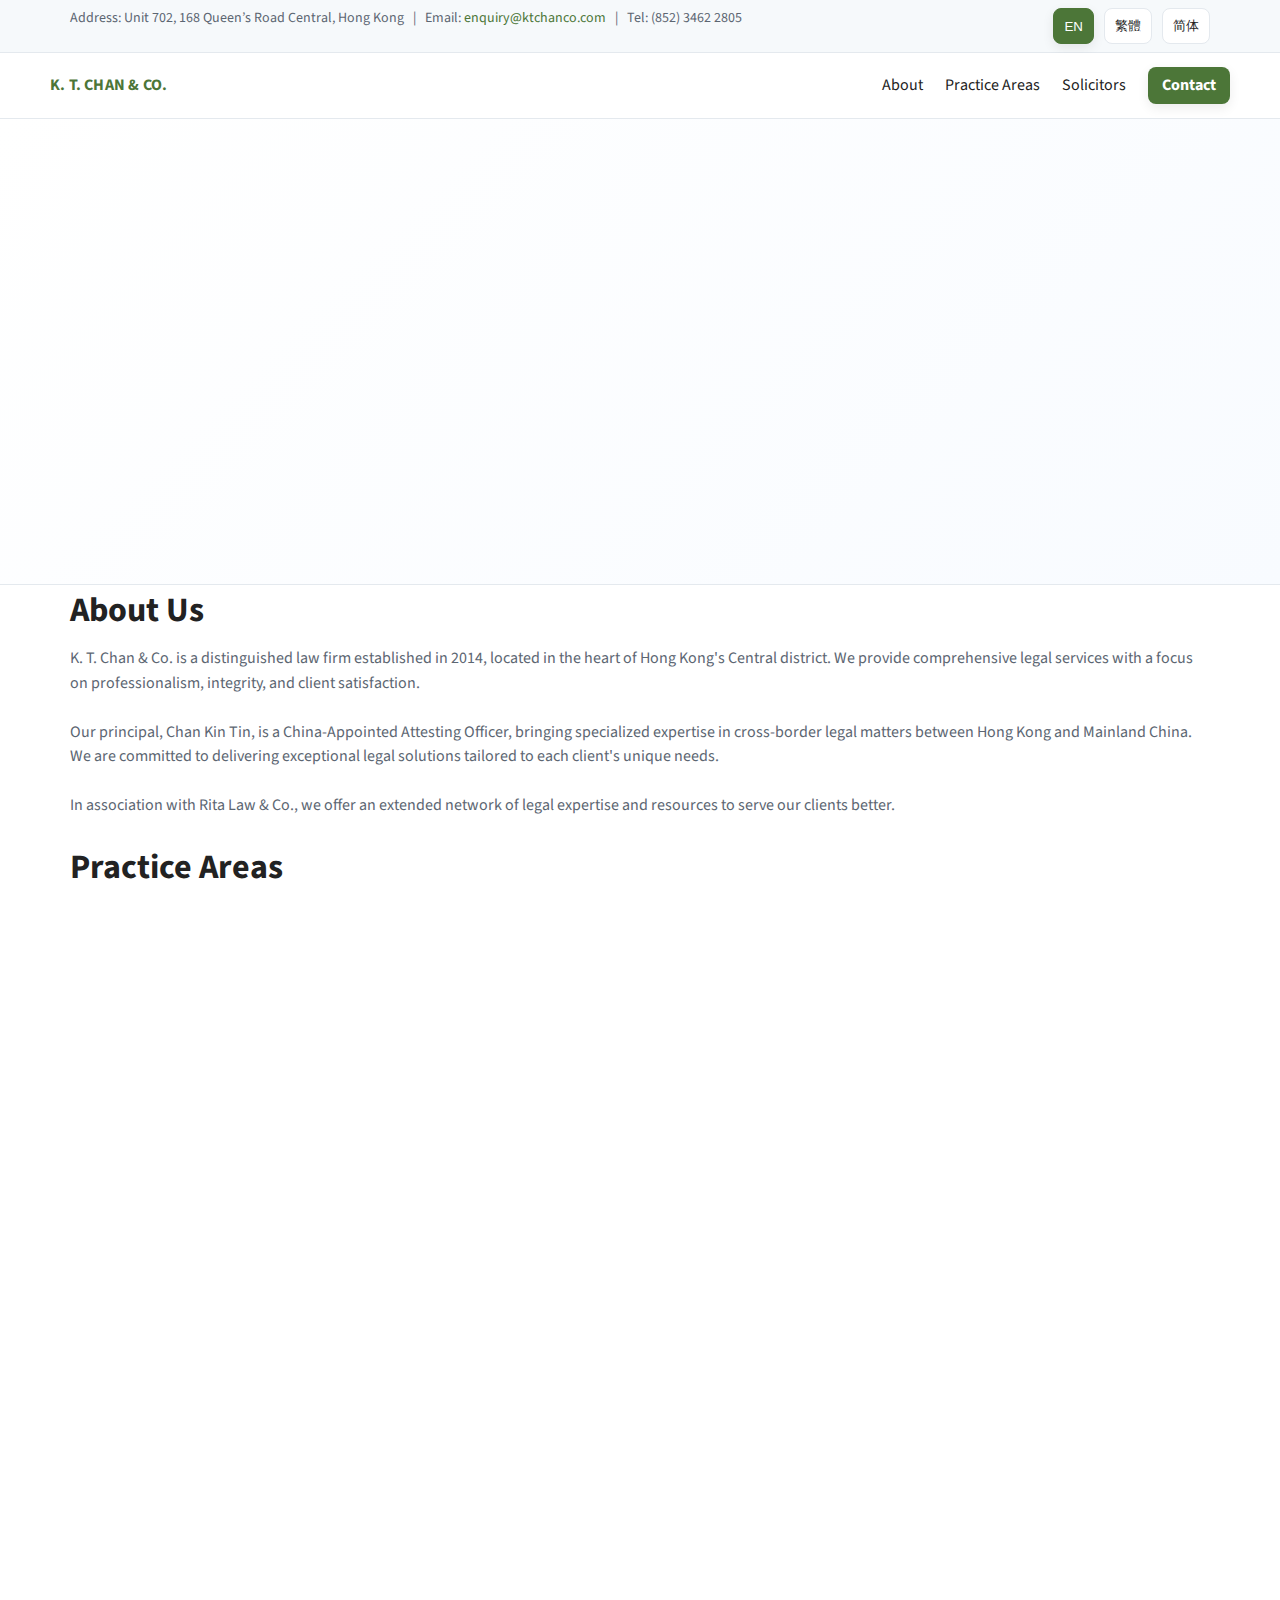
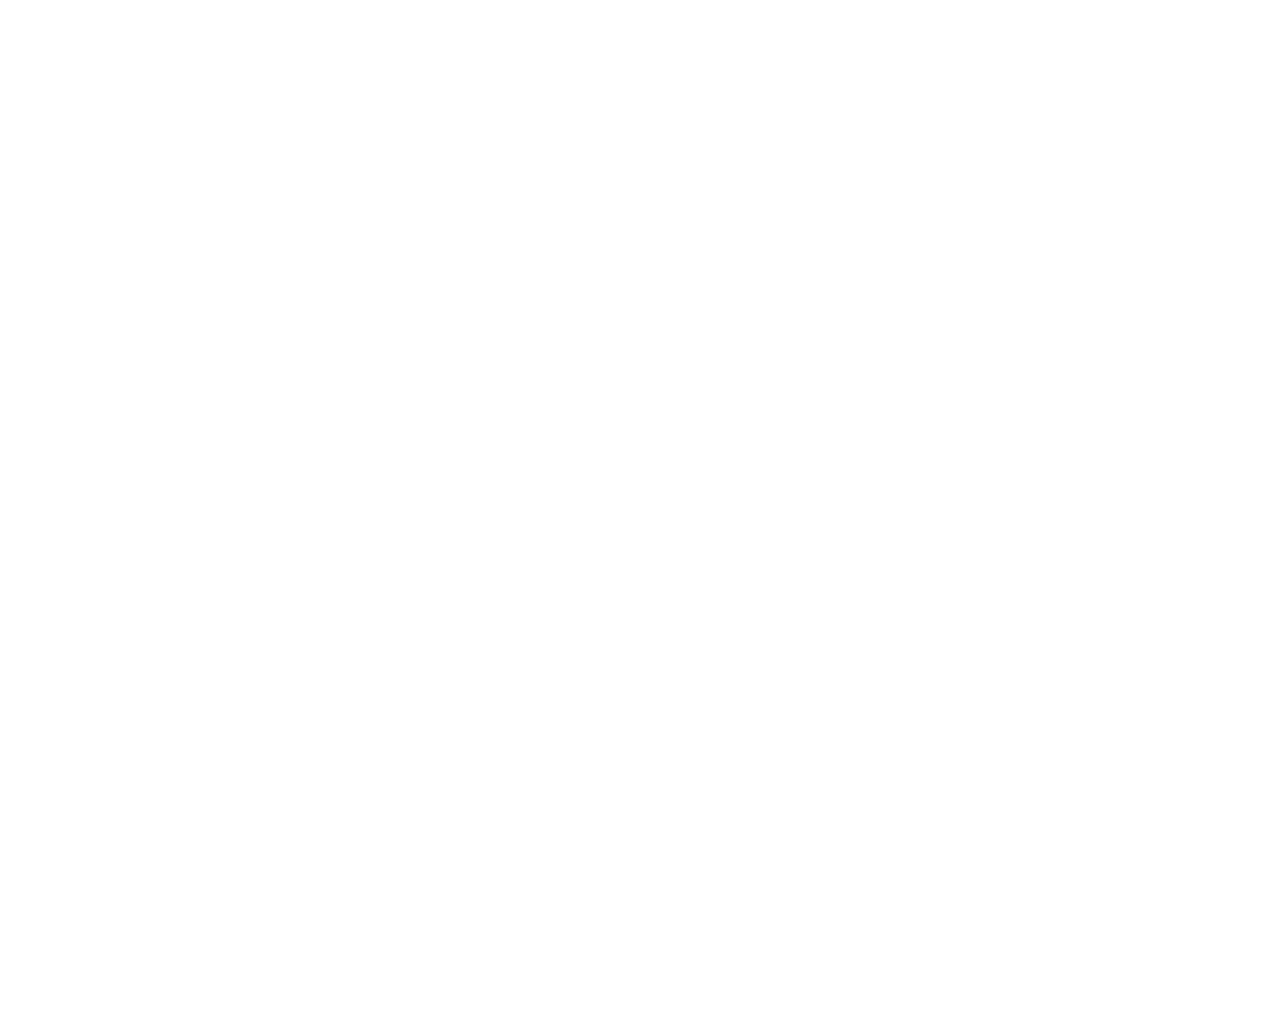
<file: index.html>
<!DOCTYPE html>
<html lang="en">
<head>
<!-- Google tag (gtag.js) -->
<script async src="https://www.googletagmanager.com/gtag/js?id=G-TBSYZR37P1"></script>
<script>
  window.dataLayer = window.dataLayer || [];
  function gtag(){dataLayer.push(arguments);}
  gtag('js', new Date());
  gtag('config', 'G-TBSYZR37P1');
</script>
  <meta charset="utf-8" />
  <meta name="viewport" content="width=device-width, initial-scale=1" />
  <title>K. T. CHAN &amp; CO. — 陳建田律師行</title>
  <meta name="description" content="Independent Hong Kong law firm providing client-focused legal services in English, Traditional Chinese and Simplified Chinese.">
  <link rel="icon" type="image/x-icon" href="images/favicon.ico">
  <link rel="apple-touch-icon" sizes="180x180" href="images/apple-touch-icon.png">
  <link rel="icon" type="image/png" sizes="32x32" href="images/favicon-32x32.png">
  <link rel="icon" type="image/png" sizes="16x16" href="images/favicon-16x16.png">
  <link rel="manifest" href="/site.webmanifest">
  <link rel="preconnect" href="https://fonts.googleapis.com">
  <link rel="preconnect" href="https://fonts.gstatic.com" crossorigin>
  <!-- Optimized (non-render-blocking) -->
  <link 
    rel="preload"
    href="https://fonts.googleapis.com/css2?family=Source+Sans+3:wght@400;600;700&family=Noto+Sans+TC:wght@400;700&family=Noto+Sans+SC:wght@400;700&display=swap&display=swap"
    as="style"
    onload="this.onload=null;this.rel='stylesheet'"
  />
  <!-- Fallback for browsers that don't support preload -->
  <noscript>
    <link 
      href="https://fonts.googleapis.com/css2?family=Source+Sans+3:wght@400;600;700&family=Noto+Sans+TC:wght@400;700&family=Noto+Sans+SC:wght@400;700&display=swap&display=swap"
      rel="stylesheet"
    />
  </noscript>
  <style>
    :root{ 
      --ink:#222; 
      --muted:#5c6672; 
      --accent:#4C7638; 
      --bg:#ffffff; 
      --soft:#f6f9fb; 
      --border:#e4e9ee; 
      --chip-bg:#eaf3e6; 
      --chip-ink:#285024;
      --shadow: 0 4px 12px rgba(0,0,0,0.08);
      --shadow-hover: 0 8px 24px rgba(0,0,0,0.12);
    }
    
    /* Base Styles */
    *{box-sizing:border-box; transition: all 0.3s ease;}
    html,body{margin:0;background:var(--bg);color:var(--ink);font-family:"Source Sans 3",system-ui,Segoe UI,Roboto,Arial,sans-serif;line-height:1.55; scroll-behavior: smooth;}
    a{color:var(--accent);text-decoration:none;}
    
    /* Animation Keyframes */
    @keyframes fadeIn {
      from { opacity: 0; }
      to { opacity: 1; }
    }
    
    @keyframes slideUp {
      from { opacity: 0; transform: translateY(30px); }
      to { opacity: 1; transform: translateY(0); }
    }
    
    @keyframes slideInRight {
      from { opacity: 0; transform: translateX(30px); }
      to { opacity: 1; transform: translateX(0); }
    }
    
    @keyframes scaleIn {
      from { opacity: 0; transform: scale(0.95); }
      to { opacity: 1; transform: scale(1); }
    }
    
    @keyframes pulseBg {
      0% { background-position: 0% 50%; }
      50% { background-position: 100% 50%; }
      100% { background-position: 0% 50%; }
    }
    
    /* Scroll Animation Classes */
    .animate-on-scroll {
      opacity: 0;
      transform: translateY(30px);
      transition: opacity 0.8s ease, transform 0.8s ease;
    }
    
    .animate-on-scroll.active {
      opacity: 1;
      transform: translateY(0);
    }
    
    .fade-in { animation: fadeIn 0.8s ease forwards; }
    .slide-up { animation: slideUp 0.8s ease forwards; }
    .slide-right { animation: slideInRight 0.8s ease forwards; }
    .scale-in { animation: scaleIn 0.6s ease forwards; }
    
    /* Layout Components */
    .container{max-width:1180px;margin-inline:auto;padding:0 20px;}
    
    .topbar{background:var(--soft);font-size:14px;border-bottom:1px solid var(--border);}
    .topbar .container{display:flex;gap:16px;justify-content:space-between;padding:8px 20px;color:var(--muted);}
    
    .lang-switch{display:inline-flex;gap:10px;}
    .lang-switch button{
      border:1px solid var(--border);
      background:#fff;
      color:var(--ink);
      padding:8px 10px;
      border-radius:8px;
      cursor:pointer;
      transition: all 0.2s ease;
    }
    .lang-switch button:hover{
      border-color:var(--accent);
      transform: translateY(-2px);
    }
    .lang-switch button.active{
      background:var(--accent);
      color:#fff;
      border-color:var(--accent);
      box-shadow: var(--shadow);
    }
    
    header{
      position:sticky;
      top:0;
      background:#fff;
      border-bottom:1px solid var(--border);
      z-index:50;
      transition: background 0.4s ease, box-shadow 0.4s ease, padding 0.4s ease;
    }
    header.scrolled{
      box-shadow: var(--shadow);
      padding: 8px 0;
      background: rgba(255,255,255,0.98);
    }
    
    header{position:sticky;top:0;background:#fff;border-bottom:1px solid var(--border);z-index:50}
    .nav{display:flex;align-items:center;justify-content:space-between;padding:14px 0}
    .brand{font-weight:700;letter-spacing:.2px}
    .brand .tc{font-family:"Noto Sans TC",sans-serif;color:var(--muted);font-weight:600}
    .brand .sc{font-family:"Noto Sans SC",sans-serif;color:var(--muted);font-weight:600}
    
    nav ul{list-style:none;display:flex;gap:22px;margin:0;padding:0;align-items:center;}
    nav a{color:var(--ink);position:relative;}
    nav a::after{
      content: '';
      position: absolute;
      bottom: -4px;
      left: 0;
      width: 0;
      height: 2px;
      background: var(--accent);
      transition: width 0.3s ease;
    }
    nav a:hover{color:var(--accent);}
    nav a:hover::after{width: 100%;}
    
    .cta{
      padding:6px 14px;
      background:var(--accent);
      color:#fff;
      border-radius:8px;
      font-weight:700;
      display: inline-block;
      box-shadow: var(--shadow);
    }
    .cta:hover{
      color: #fff;
      background: #3d632c;
      transform: translateY(-2px);
      box-shadow: var(--shadow-hover);
    }
    
    /* Hero Section with Animated Background */
    .hero{
      background: linear-gradient(135deg, #fff, #f8fbff, #eaf3e6);
      background-size: 200% 200%;
      animation: pulseBg 15s ease infinite;
      padding:70px 0;
      border-bottom:1px solid var(--border);
      position: relative;
      overflow: hidden;
    }
    .hero::before{
      content: '';
      position: absolute;
      top: 0;
      left: 0;
      width: 100%;
      height: 100%;
      background: url("data:image/svg+xml,%3Csvg width='60' height='60' viewBox='0 0 60 60' xmlns='http://www.w3.org/2000/svg'%3E%3Cg fill='none' fill-rule='evenodd'%3E%3Cg fill='%234C7638' fill-opacity='0.03'%3E%3Cpath d='M36 34v-4h-2v4h-4v2h4v4h2v-4h4v-2h-4zm0-30V0h-2v4h-4v2h4v4h2V6h4V4h-4zM6 34v-4H4v4H0v2h4v4h2v-4h4v-2H6zM6 4V0H4v4H0v2h4v4h2V6h4V4H6z'/%3E%3C/g%3E%3C/g%3E%3C/svg%3E");
      opacity: 0;
      animation: fadeIn 2s ease 0.5s forwards;
    }
    .hero > .container{
      position: relative;
      z-index: 2;
    }
    .hero h1{
      font-size:clamp(30px,4.5vw,54px);
      line-height:1.08;
      margin:0 0 12px;
      opacity: 0;
      animation: slideUp 0.8s ease 0.3s forwards;
    }
    .hero p{
      font-size:18px;
      color:var(--muted);
      max-width:840px;
      margin:0;
      opacity: 0;
      animation: slideUp 0.8s ease 0.6s forwards;
    }
    
    .at-a-glance{
      display:flex;
      gap:12px;
      flex-wrap:wrap;
      margin-top:16px;
      opacity: 0;
      animation: slideUp 0.8s ease 0.9s forwards;
    }
    .chip{
      background:var(--chip-bg);
      color:var(--chip-ink);
      border:1px solid #d8e6d2;
      padding:8px 12px;
      border-radius:999px;
      transition: all 0.2s ease;
    }
    .chip:hover{
      transform: translateY(-2px);
      box-shadow: var(--shadow);
      background: #d8e6d2;
    }
    
    section{padding:48px 0;}
    h2{
      font-size:clamp(22px,3vw,34px);
      margin:0 0 8px;
      opacity: 0;
      transform: translateY(20px);
      transition: opacity 0.8s ease, transform 0.8s ease;
    }
    h2.active{
      opacity: 1;
      transform: translateY(0);
    }
    
    .kicker{
      color:var(--muted);
      margin:0 0 24px;
      opacity: 0;
      transform: translateY(20px);
      transition: opacity 0.8s ease 0.2s, transform 0.8s ease 0.2s;
    }
    .kicker.active{
      opacity: 1;
      transform: translateY(0);
    }
    
    .grid{
      display:grid;
      grid-template-columns:repeat(auto-fit,minmax(220px,1fr));
      gap:16px;
    }
    
    .card{
      border:1px solid var(--border);
      border-radius:12px;
      padding:18px;
      background:#fff;
      opacity: 0;
      transform: translateY(30px);
      transition: all 0.6s ease;
      box-shadow: var(--shadow);
    }
    .card.active{
      opacity: 1;
      transform: translateY(0);
    }
    .card:hover{
      transform: translateY(-6px);
      box-shadow: var(--shadow-hover);
      border-color: var(--accent);
    }
    .card h3{margin:0 0 6px;font-size:18px;}
    
    .two-col{
      display:grid;
      grid-template-columns:1.1fr .9fr;
      gap:24px;
    }
    @media(max-width:900px){
      .two-col{grid-template-columns:1fr;}
    }
    
    .tc{font-family:"Noto Sans TC",sans-serif;}
    .sc{font-family:"Noto Sans SC",sans-serif;}
    
    footer{
      background:var(--soft);
      border-top:1px solid var(--border);
      padding:38px 0;
      color:var(--muted);
      opacity: 0;
      transform: translateY(30px);
      transition: opacity 0.8s ease, transform 0.8s ease;
    }
    footer.active{
      opacity: 1;
      transform: translateY(0);
    }
    
    .foot{
      display:grid;
      grid-template-columns:2fr 1fr;
      gap:24px;
    }
    @media(max-width:780px){
      .foot{grid-template-columns:1fr;}
    }
    
    [data-lang]{display:none;}
    [data-lang="en"].show,[data-lang="tc"].show,[data-lang="sc"].show{display:block;}
    
    /* Inlined from styles.css */
    .foot > div:last-child {
      text-align: right;
    }

    /* Map container hover effect */
    .card iframe{
      transition: transform 0.3s ease;
    }
    .card:hover iframe{
      transform: scale(1.02);
    }
  </style>
</head>
<body>
  <div class="topbar" role="contentinfo">
    <div class="container">
      <div>
        <span>Address: Unit 702, 168 Queen’s Road Central, Hong Kong</span>
        &nbsp; | &nbsp; 
        <span>Email: </span><a href="mailto:enquiry@ktchanco.com">enquiry@ktchanco.com</a>
        &nbsp; | &nbsp; <span>Tel: (852) 3462 2805</span>
      </div>
      <div class="lang-switch" aria-label="Language selector">
        <button type="button" data-switch="en" class="active" aria-pressed="true">EN</button>
        <button type="button" data-switch="tc" aria-pressed="false">繁體</button>
        <button type="button" data-switch="sc" aria-pressed="false">简体</button>
      </div>
    </div>
  </div>

  <header role="banner">
    <div class="container nav">
      <div class="brand" style="color:#4C7638">K. T. CHAN &amp; CO.</div>
      <nav aria-label="Primary">
        <ul>
          <li><a href="#about"><span data-i18n="nav.about">About</span></a></li>
          <li><a href="#services"><span data-i18n="nav.services">Practice Areas</span></a></li>
          <li><a href="#people"><span data-i18n="nav.people">Solicitors</span></a></li>
          <li><a href="#contact" class="cta"><span data-i18n="nav.contact">Contact</span></a></li>
        </ul>
      </nav>
    </div>
  </header>

  <!-- HERO EN -->
  <section class="hero" aria-labelledby="hero-title-en" data-lang="en" class="show">
    <div class="container">
      <h1 class="display" style="color:#4C7638">陳 建 田 律 師 行</h1>
      <h1 class="display" style="color:#4C7638">K. T. CHAN &amp; CO.  	    
        <span class="h2" style="font-size: 0.5em; color:#A6A6A6; font-style:italic;">SOLICITORS</span></h1>
      <h1 id="hero-title-en">Clear, practical advice for what matters most</h1>
      <p>We build long‑term relationships based on trust, professionalism and discretion—helping individuals and businesses navigate today’s legal challenges.</p>
      <div class="at-a-glance" aria-label="Firm highlights">
        <span class="chip">Independent</span>
        <span class="chip">Client‑focused</span>
        <span class="chip">Bilingual</span>
      </div>
    </div>
  </section>

  <!-- HERO TC -->
  <section class="hero" aria-labelledby="hero-title-tc" data-lang="tc">
    <div class="container">
      <h1 class="display" style="color:#4C7638">陳 建 田 律 師 行</h1>
      <h1 class="display" style="color:#4C7638">K. T. CHAN &amp; CO.  
        <span class="h2" style="font-size: 0.5em; color:#A6A6A6; font-style:italic;">SOLICITORS</span></h1>
      <h1 id="hero-title-tc" class="tc">專業、清晰、以您為本</h1>
      <p class="tc">我們重視與客戶建立長期互信關係，提供務實而審慎的法律意見，協助個人及企業應對各類法律事務。</p>
      <div class="at-a-glance" aria-label="事務所重點">
        <span class="chip tc">獨立</span>
        <span class="chip tc">以客為先</span>
        <span class="chip tc">中英雙語</span>
      </div>
    </div>
  </section>

  <!-- HERO SC -->
  <section class="hero" aria-labelledby="hero-title-sc" data-lang="sc">
    <div class="container">
      <h1 class="display" style="color:#4C7638">陳 建 田 律 師 行</h1>
      <h1 class="display" style="color:#4C7638">K. T. CHAN &amp; CO.  
        <span class="h2" style="font-size: 0.5em; color:#A6A6A6; font-style:italic;">SOLICITORS</span></h1>
      <h1 id="hero-title-sc" class="sc">专业、清晰、以您为本</h1>
      <p class="sc">我们重视与客户建立长期互信关系，提供务实而审慎的法律意见，协助个人及企业应对各类法律事务。</p>
      <div class="at-a-glance" aria-label="事务所亮点">
        <span class="chip sc">独立</span>
        <span class="chip sc">以客为先</span>
        <span class="chip sc">中英双语</span>
      </div>
    </div>
  </section>

  <!-- ABOUT -->
  <section id="about" class="container">
    <h2 data-lang="en" class="show animate-on-scroll">About Us</h2>
    <h2 data-lang="tc" class="tc animate-on-scroll">關於我們</h2>
    <h2 data-lang="sc" class="sc animate-on-scroll">关于我们</h2>
    
    <p class="kicker animate-on-scroll" data-lang="en">K. T. Chan & Co. is a distinguished law firm established in 2014, located in the heart of Hong Kong's Central district. We provide comprehensive legal services with a focus on professionalism, integrity, and client satisfaction.
    </p>
    <p class="kicker animate-on-scroll" data-lang="en">Our principal, Chan Kin Tin, is a China-Appointed Attesting Officer, bringing specialized expertise in cross-border legal matters between Hong Kong and Mainland China. We are committed to delivering exceptional legal solutions tailored to each client's unique needs.
    </p>
    <p class="kicker animate-on-scroll" data-lang="en">In association with Rita Law & Co., we offer an extended network of legal expertise and resources to serve our clients better.</p>
    
    <p class="kicker tc animate-on-scroll" data-lang="tc">K. T. Chan & Co. 是一所於 2014 年成立的知名律師行，位於香港中環核心地段。我們提供全面的法律服務，並以專業、誠信及客戶至上為宗旨。
    </p>
    <p class="kicker tc animate-on-scroll" data-lang="tc">陳建田律師為中國委托公証人，就處理中國內地與香港之間的跨境法律事務具有專門經驗。我們致力為每一位客戶提供切合其獨特需要的優質法律方案。
    </p>
    <p class="kicker tc animate-on-scroll" data-lang="tc">本行並與 Rita Law & Co. 建立聯營合作關係，透過更廣泛的法律專業網絡及資源，更妥善地為客戶提供服務。</p>
    
    <p class="kicker sc animate-on-scroll" data-lang="sc">K. T. Chan & Co. 是一所于 2014 年成立的知名律师行，位于香港中环核心地段。我们提供全面的法律服务，并以专业、诚信及客户至上为宗旨。
    </p>
    <p class="kicker sc animate-on-scroll" data-lang="sc">陈建田律师为中国委托公证人，就处理中国内地与香港之间的跨境法律事务具有专门经验。我们致力为每一位客户提供切合其独特需要的优质法律方案。
    </p>
    <p class="kicker sc animate-on-scroll" data-lang="sc">本行并与 Rita Law & Co. 建立联营合作关系，透过更广泛的法律专业网络及资源，更妥善地为客户提供服务。</p>
  </section>

  <!-- SERVICES -->
  <section id="services" class="container">
    <h2 data-lang="en" class="show animate-on-scroll">Practice Areas</h2>
    <h2 data-lang="tc" class="tc animate-on-scroll">專業範疇</h2>
    <h2 data-lang="sc" class="sc animate-on-scroll">专业范畴</h2>
    
    <p class="kicker animate-on-scroll" data-lang="en" class="show">Comprehensive legal solutions for individuals and businesses</p>
    <p class="kicker tc animate-on-scroll" data-lang="tc">為個人及企業提供全面法律方案</p>
    <p class="kicker sc animate-on-scroll" data-lang="sc">为个人及企业提供全面法律方案</p>
    
    <div class="grid" role="list">
      <article class="card animate-on-scroll" role="listitem"><h3>Corporate Law</h3><p>Company matters, corporate governance, mergers and acquisitions, and commercial transactions.</p></article>
      <article class="card animate-on-scroll" role="listitem"><h3>Notarial Services</h3><p>China-appointed attesting services for documents used in Mainland China.</p></article>
      <article class="card animate-on-scroll" role="listitem"><h3>Civil and Criminal Litigation</h3><p>Dispute resolution, court representation, and alternative dispute resolution services.</p></article>
      <article class="card animate-on-scroll" role="listitem"><h3>Family Law</h3><p>Matrimonial matters and divorce proceedings.</p></article>
      <article class="card animate-on-scroll" role="listitem"><h3>Cross-Border Matters</h3><p>Legal services involving Hong Kong and Mainland China jurisdictions.</p></article>
      <article class="card animate-on-scroll" role="listitem"><h3>Probate</h3><p></p></article>
      <article class="card animate-on-scroll" role="listitem"><h3>Will Drafting</h3><p></p></article>
      <article class="card animate-on-scroll" role="listitem"><h3>PRC Probate</h3><p></p></article>
      <article class="card animate-on-scroll" role="listitem"><h3>Immigration</h3><p></p></article>
      <article class="card animate-on-scroll" role="listitem"><h3>Privacy Law</h3><p></p></article>
    </div>
  </section>

  <!-- PEOPLE -->
  <section id="people">
    <div class="container">
      <h2 data-lang="en" class="show animate-on-scroll">Solicitors</h2>
      <h2 class="tc animate-on-scroll" data-lang="tc">律師團隊</h2>
      <h2 class="sc animate-on-scroll" data-lang="sc">律师团队</h2>
      
      <p class="kicker animate-on-scroll" data-lang="en" class="show">Your first points of contact.</p>
      <p class="kicker tc animate-on-scroll" data-lang="tc">主要聯絡人。</p>
      <p class="kicker sc animate-on-scroll" data-lang="sc">主要联络人。</p>
      
      <div class="grid">
        <article class="card animate-on-scroll">
          <h3>CHAN Kin Tin 陳建田律師</h3>
          <p>Principal • China‑Appointed Attesting Officer<br><span class="tc">中國委托公証人</span></p>
        </article>
        <article class="card animate-on-scroll">
          <h3>CHAN Lai Hung Linda 陳麗虹律師</h3>
          <p>Consultant</p>
        </article>
        <article class="card animate-on-scroll">
          <h3>LAI Ka Yan 黎家欣律師</h3>
          <p>Registered Foreign Lawyer (PRC)<br><span class="tc">註冊外地律師（中國）</span></p>
        </article>
      </div>
    </div>
  </section>

  <!-- CONTACT EN -->
  <section id="contact" class="container" data-lang="en">
    <h2 class="animate-on-scroll">Contact Us</h2>
    <div class="one-col">
      <div class="card animate-on-scroll">
        <strong>Office Address:</strong> Unit 702, 168 Queen’s Road Central, Hong Kong<br>
        <strong>Business Hours:</strong> Monday - Friday 9:30 AM - 5:30 PM<br>Closed on Saturday, Sunday and Public Holiday<br>
        <strong>Tel.:</strong> (852) 3462 2805<br>
        <strong>Fax.:</strong> (852) 3462 2786<br>
        <strong>Email:</strong> <a href="mailto:enquiry@ktchanco.com">enquiry@ktchanco.com</a><br>
        <p><div style="position:relative;overflow:hidden;border-radius:12px;border:1px solid #e4e9ee">
  <iframe title="Office location map" width="100%" height="320" style="border:0" loading="lazy" allowfullscreen referrerpolicy="no-referrer-when-downgrade" src="https://www.google.com/maps/embed?pb=!1m18!1m12!1m3!1d3691.825641131582!2d114.1534454!3d22.2845937!2m3!1f0!2f0!3f0!3m2!1i1024!2i768!4f13.1!3m3!1m2!1s0x3404005b87705761%3A0xf6e9f857719f9cc6!2sK.%20T.%20CHAN%20%26%20CO.!5e0!3m2!1sen!2shk!4v1773730709889!5m2!1sen!2shk"></iframe>
</div></p>
      </div>
    </div>
  </section>

  <!-- CONTACT TC -->
  <section class="container" data-lang="tc">
    <h2 class="tc animate-on-scroll">聯絡我們</h2>
    <div class="one-col">
      <div class="card tc animate-on-scroll">
        <strong class="tc">辦公室地址：</strong> 香港皇后大道中 168 號 702 室<br>
        <strong>辦公時間：</strong>星期一至五 上午 9:30 – 下午 5:30<br>星期六日及公眾假期休息<br>
        <strong>電話：</strong> (852) 3462 2805<br>
        <strong>傳真：</strong> (852) 3462 2786<br>
        <strong>電郵地址：</strong> <a href="mailto:enquiry@ktchanco.com">enquiry@ktchanco.com</a><br>
        <p><div style="position:relative;overflow:hidden;border-radius:12px;border:1px solid #e4e9ee">
  <iframe title="Office location map" width="100%" height="320" style="border:0" loading="lazy" allowfullscreen referrerpolicy="no-referrer-when-downgrade" src="https://www.google.com/maps/embed?pb=!1m18!1m12!1m3!1d3691.825641131582!2d114.1534454!3d22.2845937!2m3!1f0!2f0!3f0!3m2!1i1024!2i768!4f13.1!3m3!1m2!1s0x3404005b87705761%3A0xf6e9f857719f9cc6!2sK.%20T.%20CHAN%20%26%20CO.!5e0!3m2!1sen!2shk!4v1773730709889!5m2!1sen!2shk"></iframe>
</div></p>
      </div>
    </div>
  </section>

  <!-- CONTACT SC -->
  <section class="container" data-lang="sc">
    <h2 class="sc animate-on-scroll">联系我们</h2>
    <div class="one-col">
      <div class="card sc animate-on-scroll">
        <strong class="sc">办公室地址：</strong> 香港皇后大道中 168 号 702 室<br>
        <strong>办公时间：</strong> 周一至周五 上午 9:30 – 下午 5:30<br>
        <strong>电话：</strong> (852) 3462 2805<br>
        <strong>传真：</strong> (852) 3462 2786<br>
        <strong>电邮地址：</strong> <a href="mailto:enquiry@ktchanco.com">enquiry@ktchanco.com</a><br>
        <p><div style="position:relative;overflow:hidden;border-radius:12px;border:1px solid #e4e9ee">
  <iframe title="Office location map" width="100%" height="320" style="border:0" loading="lazy" allowfullscreen referrerpolicy="no-referrer-when-downgrade" src="https://www.google.com/maps/embed?pb=!1m18!1m12!1m3!1d3691.825641131582!2d114.1534454!3d22.2845937!2m3!1f0!2f0!3f0!3m2!1i1024!2i768!4f13.1!3m3!1m2!1s0x3404005b87705761%3A0xf6e9f857719f9cc6!2sK.%20T.%20CHAN%20%26%20CO.!5e0!3m2!1sen!2shk!4v1773730709889!5m2!1sen!2shk"></iframe>
</div></p>
      </div>
    </div>
  </section>

  <footer role="contentinfo" class="animate-on-scroll">
    <div class="container foot">
      <div>
        <strong>K. T. CHAN &amp; CO.</strong>
        <div class="tc">陳建田律師行</div>
        <div>Unit 702, 168 Queen’s Road Central, Hong Kong</div>
        <div>Tel: (852) 3462 2805</div>
        <div>Fax: (852) 3462 2786</div>
        <div>Email: <a href="mailto:enquiry@ktchanco.com">enquiry@ktchanco.com</a></div>
      </div>
      <div>
        <div>© <span id="y"></span> K. T. CHAN &amp; CO. All rights reserved.</div>
      </div>
    </div>
    <script>
      document.getElementById('y').textContent = new Date().getFullYear();

      // Language Toggle Functionality (preserved)
      const buttons = document.querySelectorAll('.lang-switch button');
      const langBlocks = document.querySelectorAll('[data-lang]');
      const headings = document.querySelectorAll('h2[data-lang]');
      const kickers = document.querySelectorAll('p.kicker[data-lang]');

      // i18n dictionary for nav labels
      const i18n = {
        en: {
          'nav.about': 'About',
          'nav.services': 'Practice Areas',
          'nav.people': 'Solicitors',
          'nav.contact': 'Contact'
        },
        tc: {
          'nav.about': '關於',
          'nav.services': '專業範疇',
          'nav.people': '律師',
          'nav.contact': '聯絡'
        },
        sc: {
          'nav.about': '关于',
          'nav.services': '专业范畴',
          'nav.people': '律师',
          'nav.contact': '联系'
        }
      };

      function applyTranslations(langCode){
        const dict = i18n[langCode] || i18n.en;
        document.querySelectorAll('[data-i18n]').forEach(el => {
          const key = el.getAttribute('data-i18n');
          if(dict[key]) el.textContent = dict[key];
        });
      }

      function setLang(code){
        langBlocks.forEach(s => s.classList.toggle('show', s.getAttribute('data-lang') === code));
        headings.forEach(h => h.classList.toggle('show', h.getAttribute('data-lang') === code));
        kickers.forEach(k => k.classList.toggle('show', k.getAttribute('data-lang') === code));
        buttons.forEach(b => {
          const active = b.dataset.switch === code;
          b.classList.toggle('active', active);
          b.setAttribute('aria-pressed', active ? 'true' : 'false');
        });
        let htmlLang = 'en';
        if(code==='tc') htmlLang='zh-Hant';
        if(code==='sc') htmlLang='zh-CN';
        document.documentElement.lang = htmlLang;
        applyTranslations(code);
        
        // Re-trigger animations after language switch
        setTimeout(() => {
          initScrollAnimations();
        }, 100);
      }

      window.setLang = setLang;
      buttons.forEach(b => b.addEventListener('click', () => setLang(b.dataset.switch)));
      setLang('en');

      // Scroll Animation Logic
      function initScrollAnimations() {
        // Header scroll effect
        const header = document.querySelector('header');
        window.addEventListener('scroll', () => {
          if (window.scrollY > 50) {
            header.classList.add('scrolled');
          } else {
            header.classList.remove('scrolled');
          }
        });

        // Intersection Observer for scroll animations
        const observerOptions = {
          root: null,
          rootMargin: '0px',
          threshold: 0.1
        };

        const observer = new IntersectionObserver((entries) => {
          entries.forEach(entry => {
            if (entry.isIntersecting) {
              entry.target.classList.add('active');
            }
          });
        }, observerOptions);

        // Apply observer to all animated elements
        document.querySelectorAll('.animate-on-scroll').forEach(el => {
          el.classList.remove('active'); // Reset first
          observer.observe(el);
        });
      }

      // Initialize animations on page load
      document.addEventListener('DOMContentLoaded', () => {
        initScrollAnimations();
      });
    </script>
  </footer>
</body>
</html>
</file>
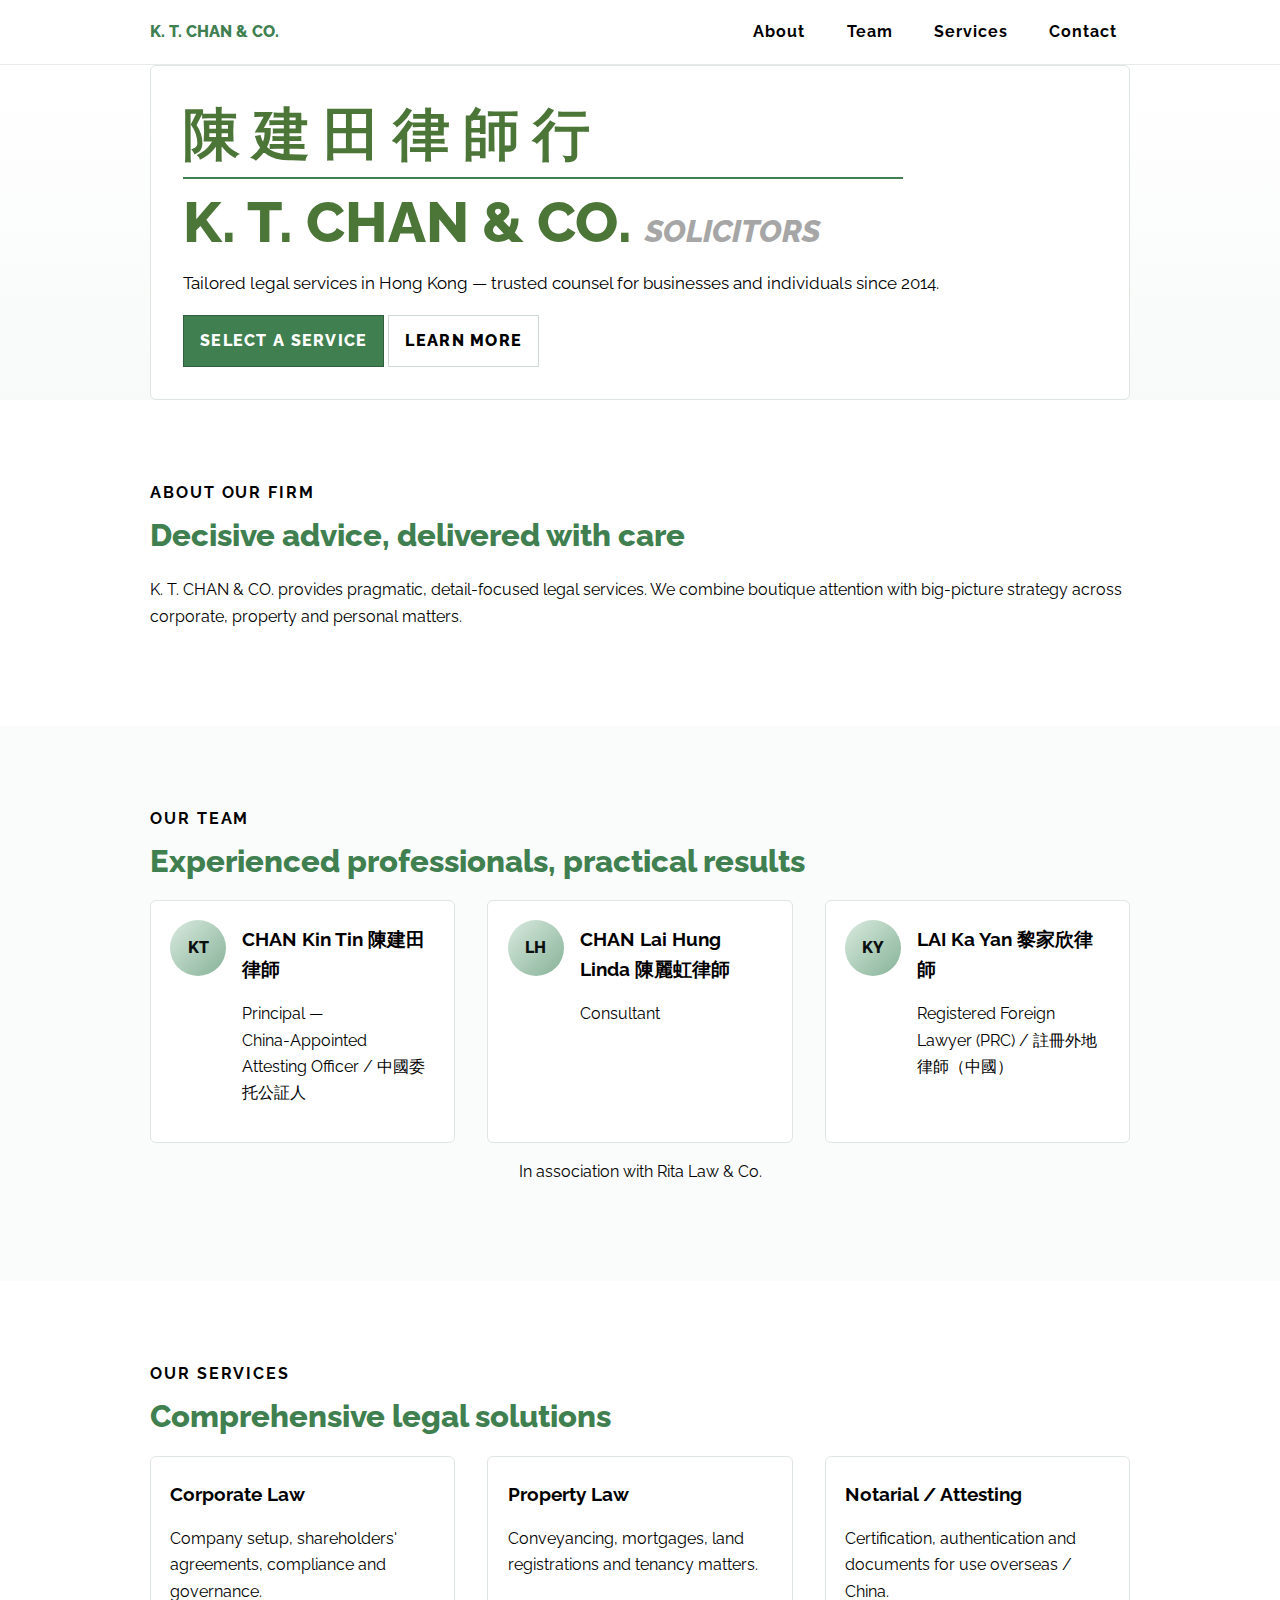
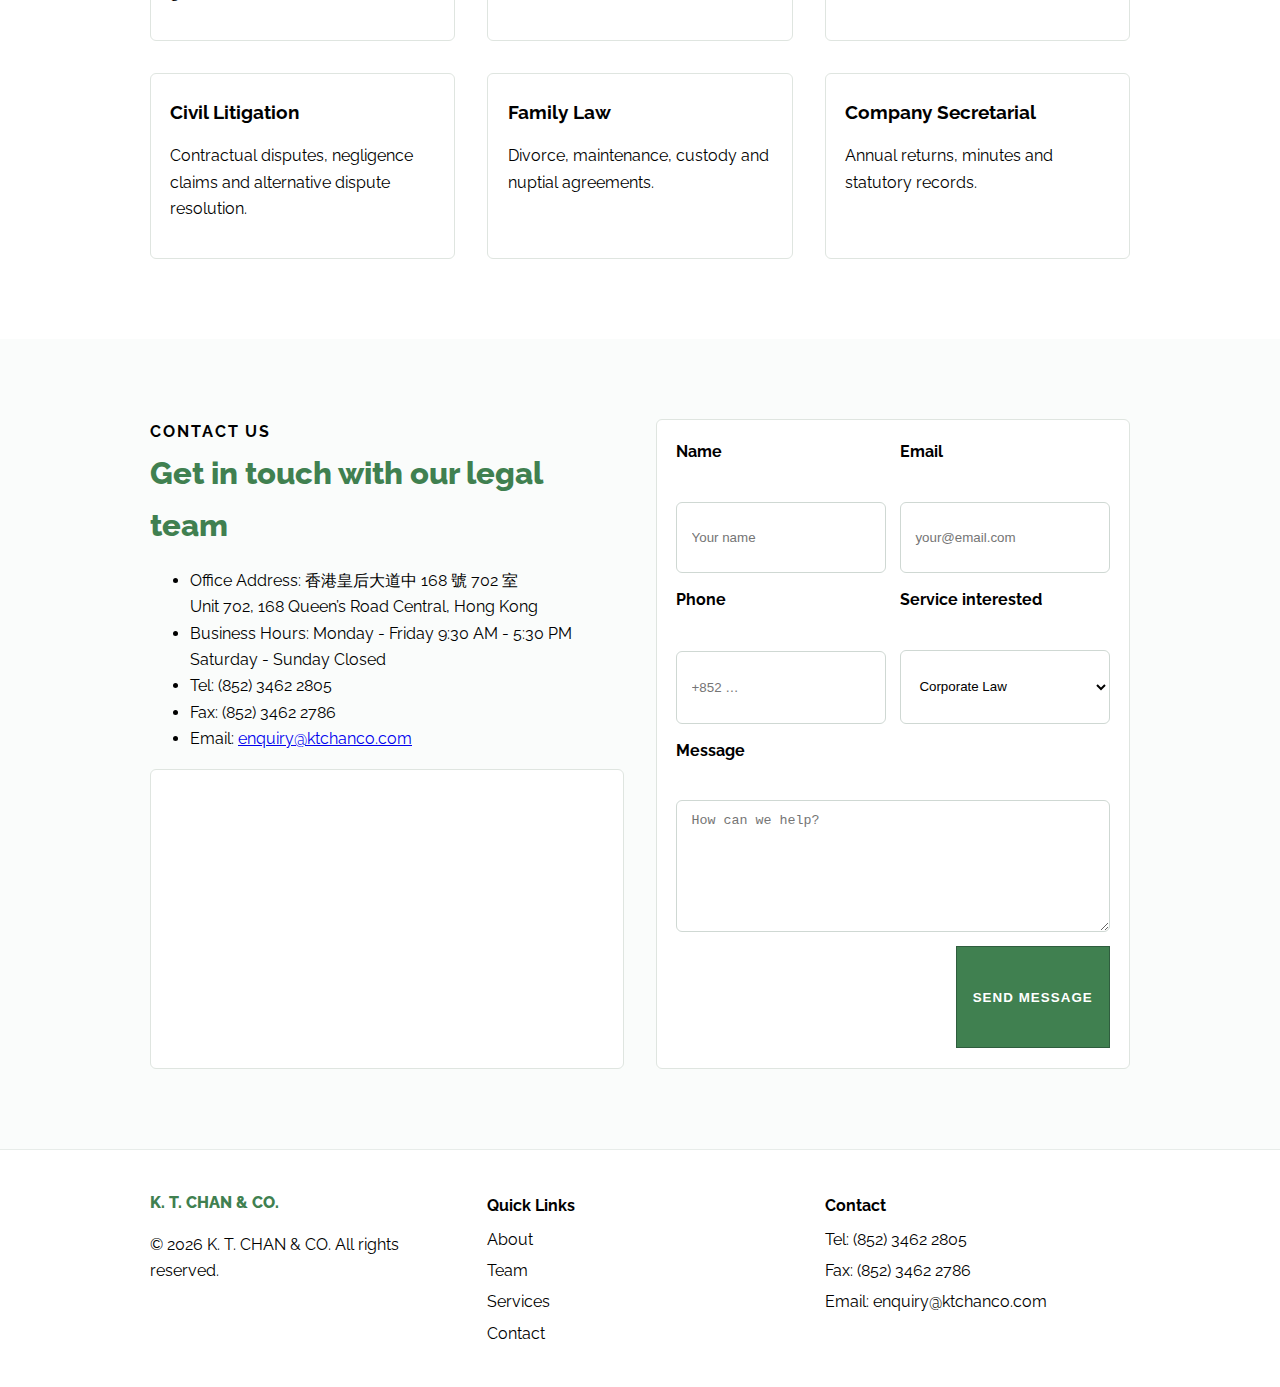
<file: demo2/index.html>
<!doctype html>
<html lang="en" data-theme="light">
<head>
  <meta charset="utf-8" />
  <meta name="viewport" content="width=device-width, initial-scale=1" />
  <meta name="description" content="K. T. CHAN &amp; CO. 陳建田律師行 — About, Team, Services, and Contact." />
  <title>K. T. CHAN &amp; CO. — 陳建田律師行</title>
  <link rel="preconnect" href="https://fonts.googleapis.com">
  <link rel="preconnect" href="https://fonts.gstatic.com" crossorigin>
  <link href="https://fonts.googleapis.com/css2?family=Raleway:wght@400;500;600;700;800&display=swap" rel="stylesheet">
  <link rel="stylesheet" href="css/styles.css" />
</head>
<body>
  <header class="site-header" id="header">
    <div class="container nav between">
      <a href="#" class="brand"><span>K. T. CHAN &amp; CO.</span></a>
      <nav aria-label="Primary" class="nav-right">
        <ul class="nav-list">
          <li><a href="#about">About</a></li>
          <li><a href="#team">Team</a></li>
          <li><a href="#services">Services</a></li>
          <li><a href="#contact">Contact</a></li>
        </ul>
      </nav>
    </div>
  </header>

  <!-- Hero (flat, left-aligned) -->
  <section class="hero hero-flat" aria-label="Hero">
    <div class="container hero-inner">
      <div class="card-xl" data-animate>
        <h1 class="display" style="color:#4C7638">陳 建 田 律 師 行</h1>
	<hr class="hero-sep">
        <h1 class="display" style="color:#4C7638">K. T. CHAN &amp; CO.  
	<span class="h2" style="color:#A6A6A6; font-style:italic;">SOLICITORS</span></h1>
        <p class="lead">Tailored legal services in Hong Kong — trusted counsel for businesses and individuals since 2014.</p>
        <div class="actions">
          <a class="btn btn-primary" href="#services">Select a Service</a>
          <a class="btn btn-outline" href="#about">Learn more</a>
        </div>
      </div>
    </div>
  </section>

  <main id="main">
    <!-- About (full width, no stats) -->
    <section id="about" class="section">
      <div class="container">
        <span class="eyebrow">About Our Firm</span>
        <h2 class="h2">Decisive advice, delivered with care</h2>
        <p>K. T. CHAN &amp; CO. provides pragmatic, detail‑focused legal services. We combine boutique attention with big‑picture strategy across corporate, property and personal matters.</p>
      </div>
    </section>

    <!-- Team -->
    <section id="team" class="section alt">
      <div class="container">
        <span class="eyebrow">Our Team</span>
        <h2 class="h2">Experienced professionals, practical results</h2>
        <div class="grid three g-20">
          <article class="person card" data-animate>
            <div class="avatar">KT</div>
            <div>
              <h3 class="h4">CHAN Kin Tin 陳建田律師</h3>
              <p class="muted">Principal — China‑Appointed Attesting Officer / 中國委托公証人</p>
            </div>
          </article>
          <article class="person card" data-animate>
            <div class="avatar">LH</div>
            <div>
              <h3 class="h4">CHAN Lai Hung Linda 陳麗虹律師</h3>
              <p class="muted">Consultant</p>
            </div>
          </article>
          <article class="person card" data-animate>
            <div class="avatar">KY</div>
            <div>
              <h3 class="h4">LAI Ka Yan 黎家欣律師</h3>
              <p class="muted">Registered Foreign Lawyer (PRC) / 註冊外地律師（中國）</p>
            </div>
          </article>
        </div>
        <p style="text-align:center;">In association with Rita Law &amp; Co.</p>
      </div>
    </section>

    <!-- Services -->
    <section id="services" class="section">
      <div class="container">
        <span class="eyebrow">Our Services</span>
        <h2 class="h2">Comprehensive legal solutions</h2>
        <div class="grid three g-20">
          <article class="service card" data-animate>
            <h3 class="h4">Corporate Law</h3>
            <p>Company setup, shareholders' agreements, compliance and governance.</p>
          </article>
          <article class="service card" data-animate>
            <h3 class="h4">Property Law</h3>
            <p>Conveyancing, mortgages, land registrations and tenancy matters.</p>
          </article>
          <article class="service card" data-animate>
            <h3 class="h4">Notarial / Attesting</h3>
            <p>Certification, authentication and documents for use overseas / China.</p>
          </article>
          <article class="service card" data-animate>
            <h3 class="h4">Civil Litigation</h3>
            <p>Contractual disputes, negligence claims and alternative dispute resolution.</p>
          </article>
          <article class="service card" data-animate>
            <h3 class="h4">Family Law</h3>
            <p>Divorce, maintenance, custody and nuptial agreements.</p>
          </article>
          <article class="service card" data-animate>
            <h3 class="h4">Company Secretarial</h3>
            <p>Annual returns, minutes and statutory records.</p>
          </article>
        </div>
      </div>
    </section>

    <!-- Contact -->
    <section id="contact" class="section alt">
      <div class="container grid two g-24">
        <div>
          <span class="eyebrow">Contact Us</span>
          <h2 class="h2">Get in touch with our legal team</h2>
          <ul class="contact-list">
            <li class="icon-text">Office Address: 香港皇后大道中 168 號 702 室<br>Unit 702, 168 Queen’s Road Central, Hong Kong</li>
            <li class="icon-text">Business Hours: Monday - Friday 9:30 AM - 5:30 PM<br>Saturday - Sunday Closed</li>
            <li class="icon-text">Tel: (852) 3462 2805</li>
            <li class="icon-text">Fax: (852) 3462 2786</li>
            <li class="icon-text">Email: <a href="mailto:enquiry@ktchanco.com">enquiry@ktchanco.com</a></li>
          </ul>
          <div class="map card" style="height:300px;padding:0;overflow:hidden">
            <iframe title="Office location map" width="100%" height="320" style="border:0" loading="lazy" allowfullscreen referrerpolicy="no-referrer-when-downgrade" src="https://www.google.com/maps?q=Unit%20702%2C%20168%20Queen%27s%20Road%20Central%2C%20Hong%20Kong&hl=en&z=17&output=embed"></iframe>
          </div>
        </div>
        <form class="card form" onsubmit="event.preventDefault(); alert('Thanks, we have received your message.');">
          <label>
            <span>Name</span>
            <input type="text" name="name" required placeholder="Your name" />
          </label>
          <label>
            <span>Email</span>
            <input type="email" name="email" required placeholder="your@email.com" />
          </label>
          <label>
            <span>Phone</span>
            <input type="tel" name="phone" placeholder="+852 …" />
          </label>
          <label>
            <span>Service interested</span>
            <select name="service">
              <option>Corporate Law</option>
              <option>Property Law</option>
              <option>Notarial / Attesting</option>
              <option>Civil Litigation</option>
              <option>Family Law</option>
              <option>Company Secretarial</option>
            </select>
          </label>
          <label class="full">
            <span>Message</span>
            <textarea name="message" rows="5" placeholder="How can we help?"></textarea>
          </label>
          <div class="full right">
            <button class="btn btn-primary" type="submit">Send Message</button>
          </div>
        </form>
      </div>
    </section>
  </main>

  <footer class="footer">
    <div class="container grid three g-16">
      <div>
        <a class="brand muted" href="#">K. T. CHAN &amp; CO.</a>
        <p class="muted small">© <span id="y"></span> K. T. CHAN &amp; CO. All rights reserved.</p>
      </div>
      <div>
        <h4 class="h5">Quick Links</h4>
        <ul class="linklist">
          <li><a href="#about">About</a></li>
          <li><a href="#team">Team</a></li>
          <li><a href="#services">Services</a></li>
          <li><a href="#contact">Contact</a></li>
        </ul>
      </div>
      <div>
        <h4 class="h5">Contact</h4>
        <ul class="linklist">
          <li>Tel: (852) 3462 2805</li>
          <li>Fax: (852) 3462 2786</li>
          <li>Email: <a href="mailto:enquiry@ktchanco.com">enquiry@ktchanco.com</a></li>
        </ul>
      </div>
    </div>
  </footer>

  <script src="js/main.js"></script>
</body>
</html>
</file>
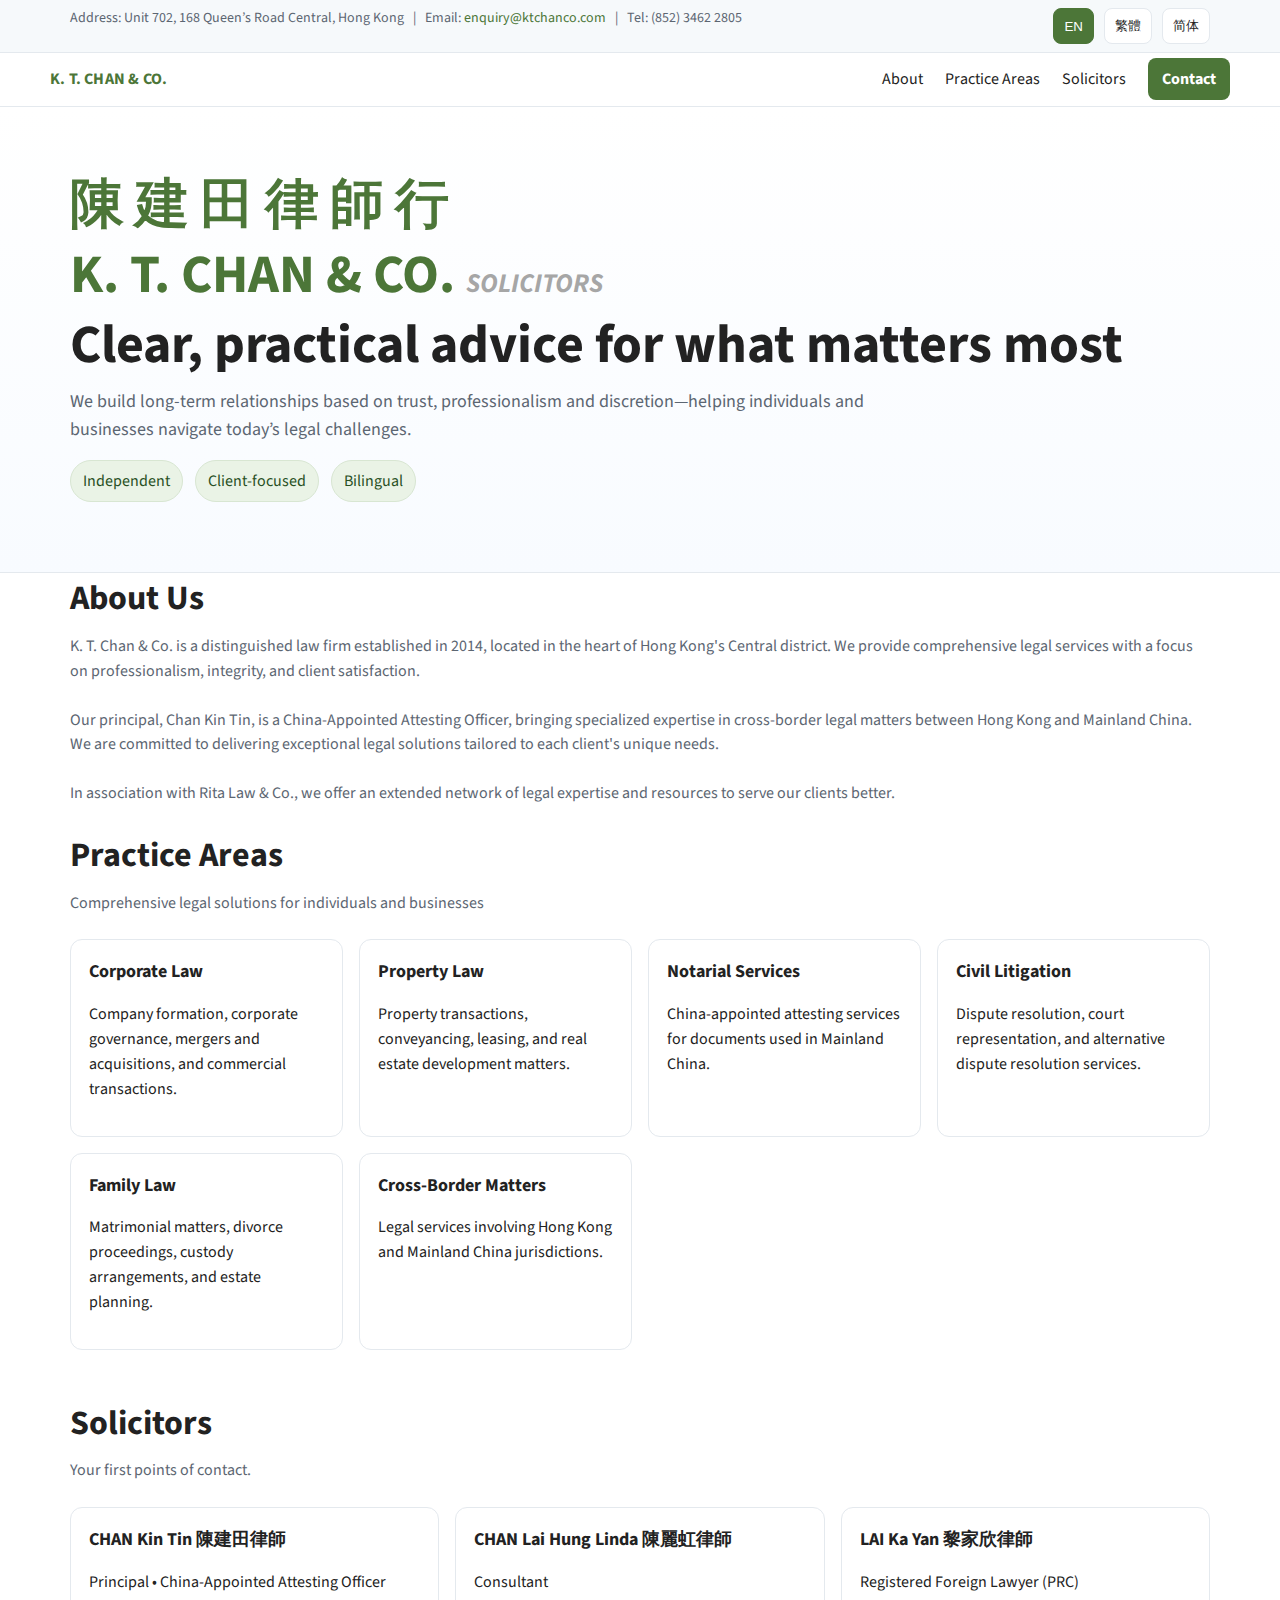
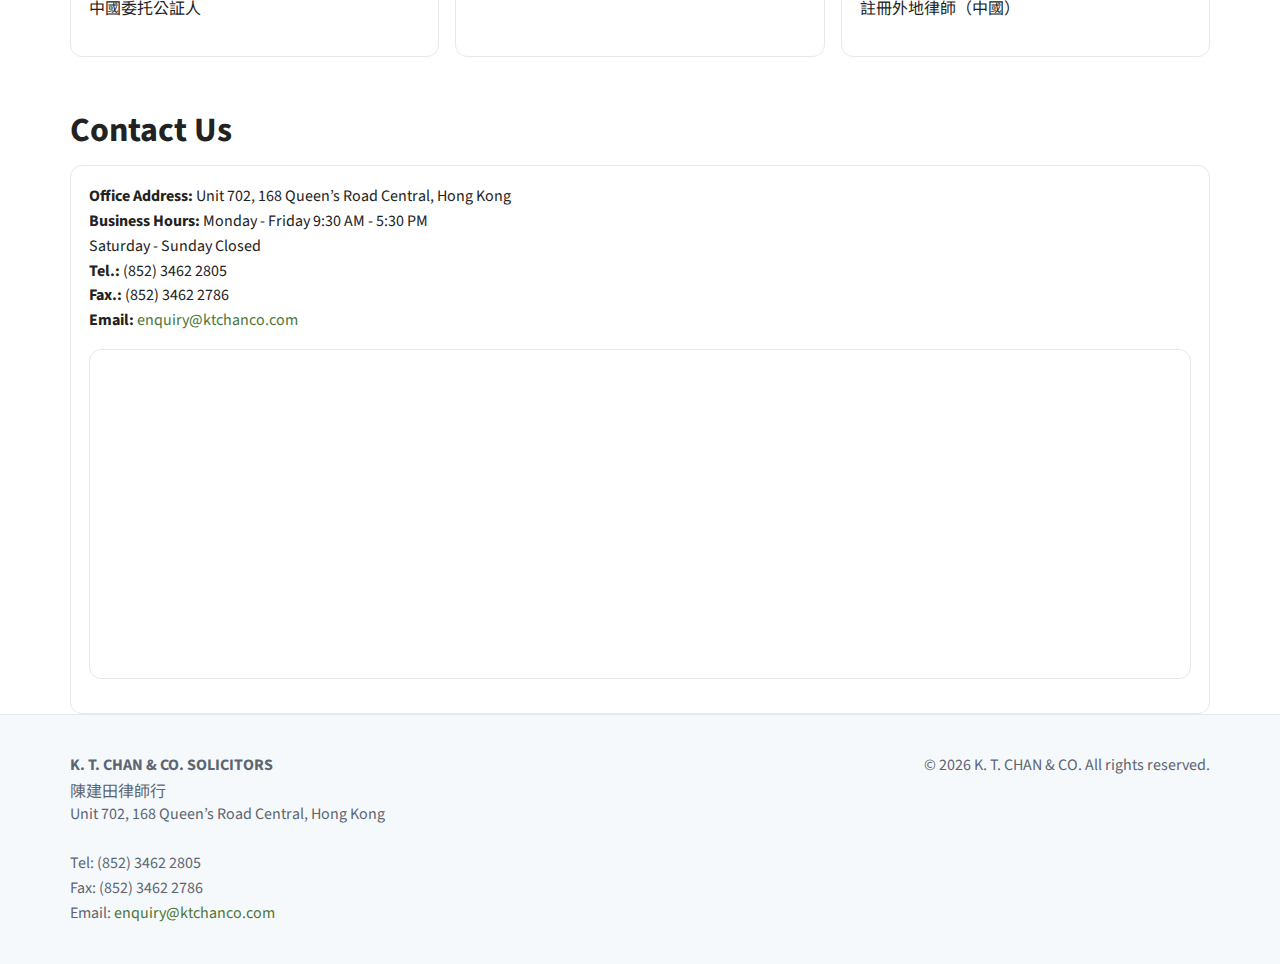
<file: demo3/index.html>
<!DOCTYPE html>
<html lang="en">
<head>
  <meta charset="utf-8" />
  <meta name="viewport" content="width=device-width, initial-scale=1" />
  <title>K. T. CHAN &amp; CO. SOLICITORS — Clear, practical advice</title>
  <meta name="description" content="Independent Hong Kong law firm providing client-focused legal services in English, Traditional Chinese and Simplified Chinese.">
  <link rel="preconnect" href="https://fonts.googleapis.com">
  <link rel="preconnect" href="https://fonts.gstatic.com" crossorigin>
  <link href="https://fonts.googleapis.com/css2?family=Source+Sans+3:wght@400;600;700&family=Noto+Sans+TC:wght@400;700&family=Noto+Sans+SC:wght@400;700&display=swap" rel="stylesheet">
  <style>
    :root{ --ink:#222; --muted:#5c6672; --accent:#4C7638; --bg:#ffffff; --soft:#f6f9fb; --border:#e4e9ee; --chip-bg:#eaf3e6; --chip-ink:#285024; }
    *{box-sizing:border-box}
    html,body{margin:0;background:var(--bg);color:var(--ink);font-family:"Source Sans 3",system-ui,Segoe UI,Roboto,Arial,sans-serif;line-height:1.55}
    a{color:var(--accent);text-decoration:none}
    .container{max-width:1180px;margin-inline:auto;padding:0 20px}
    .topbar{background:var(--soft);font-size:14px;border-bottom:1px solid var(--border)}
    .topbar .container{display:flex;gap:16px;justify-content:space-between;padding:8px 20px;color:var(--muted)}
    .lang-switch{display:inline-flex;gap:10px}
    .lang-switch button{border:1px solid var(--border);background:#fff;color:var(--ink);padding:8px 10px;border-radius:8px;cursor:pointer}
    .lang-switch button.active{background:var(--accent);color:#fff;border-color:var(--accent)}
    header{position:sticky;top:0;background:#fff;border-bottom:1px solid var(--border);z-index:50}
    .nav{display:flex;align-items:center;justify-content:space-between;padding:14px 0}
    .brand{font-weight:700;letter-spacing:.2px}
    .brand .tc{font-family:"Noto Sans TC",sans-serif;color:var(--muted);font-weight:600}
    .brand .sc{font-family:"Noto Sans SC",sans-serif;color:var(--muted);font-weight:600}
    nav ul{list-style:none;display:flex;gap:22px;margin:0;padding:0}
    nav a{color:var(--ink)}
    nav a:hover{color:var(--accent)}
    .cta{padding:10px 14px;background:var(--accent);color:#fff;border-radius:8px;font-weight:700}
    .hero{background:linear-gradient(180deg,#fff,#f8fbff);padding:70px 0;border-bottom:1px solid var(--border)}
    .hero h1{font-size:clamp(30px,4.5vw,54px);line-height:1.08;margin:0 0 12px}
    .hero p{font-size:18px;color:var(--muted);max-width:840px;margin:0}
    .at-a-glance{display:flex;gap:12px;flex-wrap:wrap;margin-top:16px}
    .chip{background:var(--chip-bg);color:var(--chip-ink);border:1px solid #d8e6d2;padding:8px 12px;border-radius:999px}
    section{padding:48px 0}
    h2{font-size:clamp(22px,3vw,34px);margin:0 0 8px}
    .kicker{color:var(--muted);margin:0 0 24px}
    .grid{display:grid;grid-template-columns:repeat(auto-fit,minmax(220px,1fr));gap:16px}
    .card{border:1px solid var(--border);border-radius:12px;padding:18px;background:#fff}
    .card h3{margin:0 0 6px;font-size:18px}
    .two-col{display:grid;grid-template-columns:1.1fr .9fr;gap:24px}
    @media(max-width:900px){.two-col{grid-template-columns:1fr}}
    .tc{font-family:"Noto Sans TC",sans-serif}
    .sc{font-family:"Noto Sans SC",sans-serif}
    footer{background:var(--soft);border-top:1px solid var(--border);padding:38px 0;color:var(--muted)}
    .foot{display:grid;grid-template-columns:2fr 1fr;gap:24px}
    @media(max-width:780px){.foot{grid-template-columns:1fr}}
    [data-lang]{display:none}
    [data-lang="en"].show,[data-lang="tc"].show,[data-lang="sc"].show{display:block}
  </style>
  <link rel="stylesheet" href="css/styles.css" />
</head>
<body>
  <div class="topbar" role="contentinfo">
    <div class="container">
      <div>
	<span>Address: Unit 702, 168 Queen’s Road Central, Hong Kong</span>
	&nbsp; | &nbsp; 
        <span>Email: </span><a href="mailto:enquiry@ktchanco.com">enquiry@ktchanco.com</a>
        &nbsp; | &nbsp; <span>Tel: (852) 3462 2805</span>
      </div>
      <div class="lang-switch" aria-label="Language selector">
        <button type="button" data-switch="en" class="active" aria-pressed="true">EN</button>
        <button type="button" data-switch="tc" aria-pressed="false">繁體</button>
        <button type="button" data-switch="sc" aria-pressed="false">简体</button>
      </div>
    </div>
  </div>

  <header role="banner">
    <div class="container nav">
      <div class="brand" style="color:#4C7638">K. T. CHAN &amp; CO.</div>
      <nav aria-label="Primary">
        <ul>
          <li><a href="#about"><span data-i18n="nav.about">About</span></a></li>
          <li><a href="#services"><span data-i18n="nav.services">Practice Areas</span></a></li>
          <li><a href="#people"><span data-i18n="nav.people">Solicitors</span></a></li>
          <li><a href="#contact" class="cta"><span data-i18n="nav.contact">Contact</span></a></li>
        </ul>
      </nav>
    </div>
  </header>

  <!-- HERO EN -->
  <section class="hero" aria-labelledby="hero-title-en" data-lang="en" class="show">
    <div class="container">
      <h1 class="display" style="color:#4C7638">陳 建 田 律 師 行</h1>
        <h1 class="display" style="color:#4C7638">K. T. CHAN &amp; CO.  	    
	<span class="h2" style="font-size: 0.5em; color:#A6A6A6; font-style:italic;">SOLICITORS</span></h1>
      <h1 id="hero-title-en">Clear, practical advice for what matters most</h1>
      <p>We build long‑term relationships based on trust, professionalism and discretion—helping individuals and businesses navigate today’s legal challenges.</p>
      <div class="at-a-glance" aria-label="Firm highlights">
        <span class="chip">Independent</span>
        <span class="chip">Client‑focused</span>
        <span class="chip">Bilingual</span>
      </div>
    </div>
  </section>

  <!-- HERO TC -->
  <section class="hero" aria-labelledby="hero-title-tc" data-lang="tc">
    <div class="container">
      <h1 class="display" style="color:#4C7638">陳 建 田 律 師 行</h1>
        <h1 class="display" style="color:#4C7638">K. T. CHAN &amp; CO.  
	    <span class="h2" style="font-size: 0.5em; color:#A6A6A6; font-style:italic;">SOLICITORS</span></h1>
      <h1 id="hero-title-tc" class="tc">專業、清晰、以您為本</h1>
      <p class="tc">我們重視與客戶建立長期互信關係，提供務實而審慎的法律意見，協助個人及企業應對各類法律事務。</p>
      <div class="at-a-glance" aria-label="事務所重點">
        <span class="chip tc">獨立</span>
        <span class="chip tc">以客為先</span>
        <span class="chip tc">中英雙語</span>
      </div>
    </div>
  </section>

  <!-- HERO SC -->
  <section class="hero" aria-labelledby="hero-title-sc" data-lang="sc">
    <div class="container">
      <h1 class="display" style="color:#4C7638">陳 建 田 律 師 行</h1>
        <h1 class="display" style="color:#4C7638">K. T. CHAN &amp; CO.  
	    <span class="h2" style="font-size: 0.5em; color:#A6A6A6; font-style:italic;">SOLICITORS</span></h1>
      <h1 id="hero-title-sc" class="sc">专业、清晰、以您为本</h1>
      <p class="sc">我们重视与客户建立长期互信关系，提供务实而审慎的法律意见，协助个人及企业应对各类法律事务。</p>
      <div class="at-a-glance" aria-label="事务所亮点">
        <span class="chip sc">独立</span>
        <span class="chip sc">以客为先</span>
        <span class="chip sc">中英双语</span>
      </div>
    </div>
  </section>

  <!-- ABOUT -->
  <section id="about" class="container">
    <h2 data-lang="en" class="show">About Us</h2>
    <h2 data-lang="tc" class="tc">關於我們</h2>
    <h2 data-lang="sc" class="sc">关于我们</h2>
    <p class="kicker">K. T. Chan & Co. is a distinguished law firm established in 2014, located in the heart of Hong Kong's Central district. We provide comprehensive legal services with a focus on professionalism, integrity, and client satisfaction.
    </p>
    <p class="kicker">Our principal, Chan Kin Tin, is a China-Appointed Attesting Officer, bringing specialized expertise in cross-border legal matters between Hong Kong and Mainland China. We are committed to delivering exceptional legal solutions tailored to each client's unique needs.
    </p>
    <p class="kicker">In association with Rita Law & Co., we offer an extended network of legal expertise and resources to serve our clients better.</p>
  </section>

  <!-- SERVICES -->
  <section id="services" class="container">
    <h2 data-lang="en" class="show">Practice Areas</h2>
    <h2 data-lang="tc" class="tc">專業範疇</h2>
    <h2 data-lang="sc" class="sc">专业范畴</h2>
    <p class="kicker" data-lang="en" class="show">Comprehensive legal solutions for individuals and businesses</p>
    <p class="kicker tc" data-lang="tc">以下為佔位文字，可替換為實際業務範疇。</p>
    <p class="kicker sc" data-lang="sc">以下为占位文字，可替换为实际业务范畴。</p>
    <div class="grid" role="list">
      <article class="card" role="listitem"><h3>Corporate Law</h3><p>Company formation, corporate governance, mergers and acquisitions, and commercial transactions.</p></article>
      <article class="card" role="listitem"><h3>Property Law</h3><p>Property transactions, conveyancing, leasing, and real estate development matters.</p></article>
      <article class="card" role="listitem"><h3>Notarial Services</h3><p>China-appointed attesting services for documents used in Mainland China.</p></article>
      <article class="card" role="listitem"><h3>Civil Litigation</h3><p>Dispute resolution, court representation, and alternative dispute resolution services.</p></article>
      <article class="card" role="listitem"><h3>Family Law</h3><p>Matrimonial matters, divorce proceedings, custody arrangements, and estate planning.</p></article>
      <article class="card" role="listitem"><h3>Cross-Border Matters</h3><p>Legal services involving Hong Kong and Mainland China jurisdictions.</p></article>
    </div>
  </section>

  <!-- PEOPLE -->
  <section id="people">
    <div class="container">
      <h2 data-lang="en" class="show">Solicitors</h2>
      <h2 class="tc" data-lang="tc">律師團隊</h2>
      <h2 class="sc" data-lang="sc">律师团队</h2>
      <p class="kicker" data-lang="en" class="show">Your first points of contact.</p>
      <p class="kicker tc" data-lang="tc">主要聯絡人。</p>
      <p class="kicker sc" data-lang="sc">主要联络人。</p>
      <div class="grid">
        <article class="card">
          <h3>CHAN Kin Tin 陳建田律師</h3>
          <p>Principal • China‑Appointed Attesting Officer<br><span class="tc">中國委托公証人</span></p>
        </article>
        <article class="card">
          <h3>CHAN Lai Hung Linda 陳麗虹律師</h3>
          <p>Consultant</p>
        </article>
        <article class="card">
          <h3>LAI Ka Yan 黎家欣律師</h3>
          <p>Registered Foreign Lawyer (PRC)<br><span class="tc">註冊外地律師（中國）</span></p>
        </article>
      </div>
    </div>
  </section>

  <!-- CONTACT EN -->
  <section id="contact" class="container" data-lang="en">
    <h2>Contact Us</h2>
    <div class="one-col">
      <div class="card">
        <strong>Office Address:</strong> Unit 702, 168 Queen’s Road Central, Hong Kong<br>
        <strong>Business Hours:</strong> Monday - Friday 9:30 AM - 5:30 PM<br>Saturday - Sunday Closed<br>
        <strong>Tel.:</strong> (852) 3462 2805<br>
        <strong>Fax.:</strong> (852) 3462 2786<br>
        <strong>Email:</strong> <a href="mailto:enquiry@ktchanco.com">enquiry@ktchanco.com</a><br>
        <p><div style="position:relative;overflow:hidden;border-radius:12px;border:1px solid #e4e9ee">
  <iframe title="Office location map" width="100%" height="320" style="border:0" loading="lazy" allowfullscreen referrerpolicy="no-referrer-when-downgrade" src="https://www.google.com/maps?q=Unit%20702%2C%20168%20Queen%27s%20Road%20Central%2C%20Hong%20Kong&hl=en&z=17&output=embed"></iframe>
</div></p>

      </div>
    </div>
  </section>

  <!-- CONTACT TC -->
  <section class="container" data-lang="tc">
    <h2 class="tc">聯絡我們</h2>
    <div class="one-col">
      <div class="card tc">
        <strong class="tc">辦公室地址：</strong> 香港皇后大道中 168 號 702 室<br>
        <strong>辦公時間：</strong>星期一至五 上午 9:30 – 下午 5:30<br>
        <strong>電話：</strong> (852) 3462 2805<br>
        <strong>傳真：</strong> (852) 3462 2786<br>
        <strong>電郵地址：</strong> <a href="mailto:enquiry@ktchanco.com">enquiry@ktchanco.com</a><br>
        <p><div style="position:relative;overflow:hidden;border-radius:12px;border:1px solid #e4e9ee">
  <iframe title="Office location map" width="100%" height="320" style="border:0" loading="lazy" allowfullscreen referrerpolicy="no-referrer-when-downgrade" src="https://www.google.com/maps?q=Unit%20702%2C%20168%20Queen%27s%20Road%20Central%2C%20Hong%20Kong&hl=en&z=17&output=embed"></iframe>
</div></p>

      </div>
    </div>
  </section>

  <!-- CONTACT SC -->
  <section class="container" data-lang="sc">
    <h2 class="sc">联系我们</h2>
    <div class="one-col">
      <div class="card sc">
        <strong class="sc">办公室地址：</strong> 香港皇后大道中 168 号 702 室<br>
        <strong>办公时间：</strong> 周一至周五 上午 9:30 – 下午 5:30<br>
        <strong>电话：</strong> (852) 3462 2805<br>
        <strong>传真：</strong> (852) 3462 2786<br>
        <strong>电邮地址：</strong> <a href="mailto:enquiry@ktchanco.com">enquiry@ktchanco.com</a><br>
        <p><div style="position:relative;overflow:hidden;border-radius:12px;border:1px solid #e4e9ee">
  <iframe title="Office location map" width="100%" height="320" style="border:0" loading="lazy" allowfullscreen referrerpolicy="no-referrer-when-downgrade" src="https://www.google.com/maps?q=Unit%20702%2C%20168%20Queen%27s%20Road%20Central%2C%20Hong%20Kong&hl=en&z=17&output=embed"></iframe>
</div></p>

      </div>
    </div>
  </section>

  <footer role="contentinfo">
    <div class="container foot">
      <div>
        <strong>K. T. CHAN &amp; CO. SOLICITORS</strong>
        <div class="tc">陳建田律師行</div>
        <div class="kicker">Unit 702, 168 Queen’s Road Central, Hong Kong</div>
	<div>Tel: (852) 3462 2805</div>
        <div>Fax: (852) 3462 2786</div>
        <div>Email: <a href="mailto:enquiry@ktchanco.com">enquiry@ktchanco.com</a></div>
      </div>
      <div>
        <div>© <span id="y"></span> K. T. CHAN &amp; CO. All rights reserved.</div>
      </div>
    </div>
    <script>
      document.getElementById('y').textContent = new Date().getFullYear();

      // Existing language toggle hookups
      const buttons = document.querySelectorAll('.lang-switch button');
      const langBlocks = document.querySelectorAll('[data-lang]');
      const headings = document.querySelectorAll('h2[data-lang]');
      const kickers = document.querySelectorAll('p.kicker[data-lang]');

      // i18n dictionary for nav labels
      const i18n = {
        en: {
          'nav.about': 'About',
          'nav.services': 'Practice Areas',
          'nav.people': 'Solicitors',
          'nav.contact': 'Contact'
        },
        tc: {
          'nav.about': '關於',
          'nav.services': '專業範疇',
          'nav.people': '律師',
          'nav.contact': '聯絡'
        },
        sc: {
          'nav.about': '关于',
          'nav.services': '专业范畴',
          'nav.people': '律师',
          'nav.contact': '联系'
        }
      };

      function applyTranslations(langCode){
        const dict = i18n[langCode] || i18n.en;
        document.querySelectorAll('[data-i18n]').forEach(el => {
          const key = el.getAttribute('data-i18n');
          if(dict[key]) el.textContent = dict[key];
        });
      }

      function setLang(code){
        langBlocks.forEach(s => s.classList.toggle('show', s.getAttribute('data-lang') === code));
        headings.forEach(h => h.classList.toggle('show', h.getAttribute('data-lang') === code));
        kickers.forEach(k => k.classList.toggle('show', k.getAttribute('data-lang') === code));
        buttons.forEach(b => {
          const active = b.dataset.switch === code;
          b.classList.toggle('active', active);
          b.setAttribute('aria-pressed', active ? 'true' : 'false');
        });
        let htmlLang = 'en';
        if(code==='tc') htmlLang='zh-Hant';
        if(code==='sc') htmlLang='zh-CN';
        document.documentElement.lang = htmlLang;
        applyTranslations(code);
      }

      // make setLang available globally if needed
      window.setLang = setLang;

      // Bind buttons
      buttons.forEach(b => b.addEventListener('click', () => setLang(b.dataset.switch)));

      // Initialize
      setLang('en');
    </script>
  </footer>
</body>
</html>
</file>
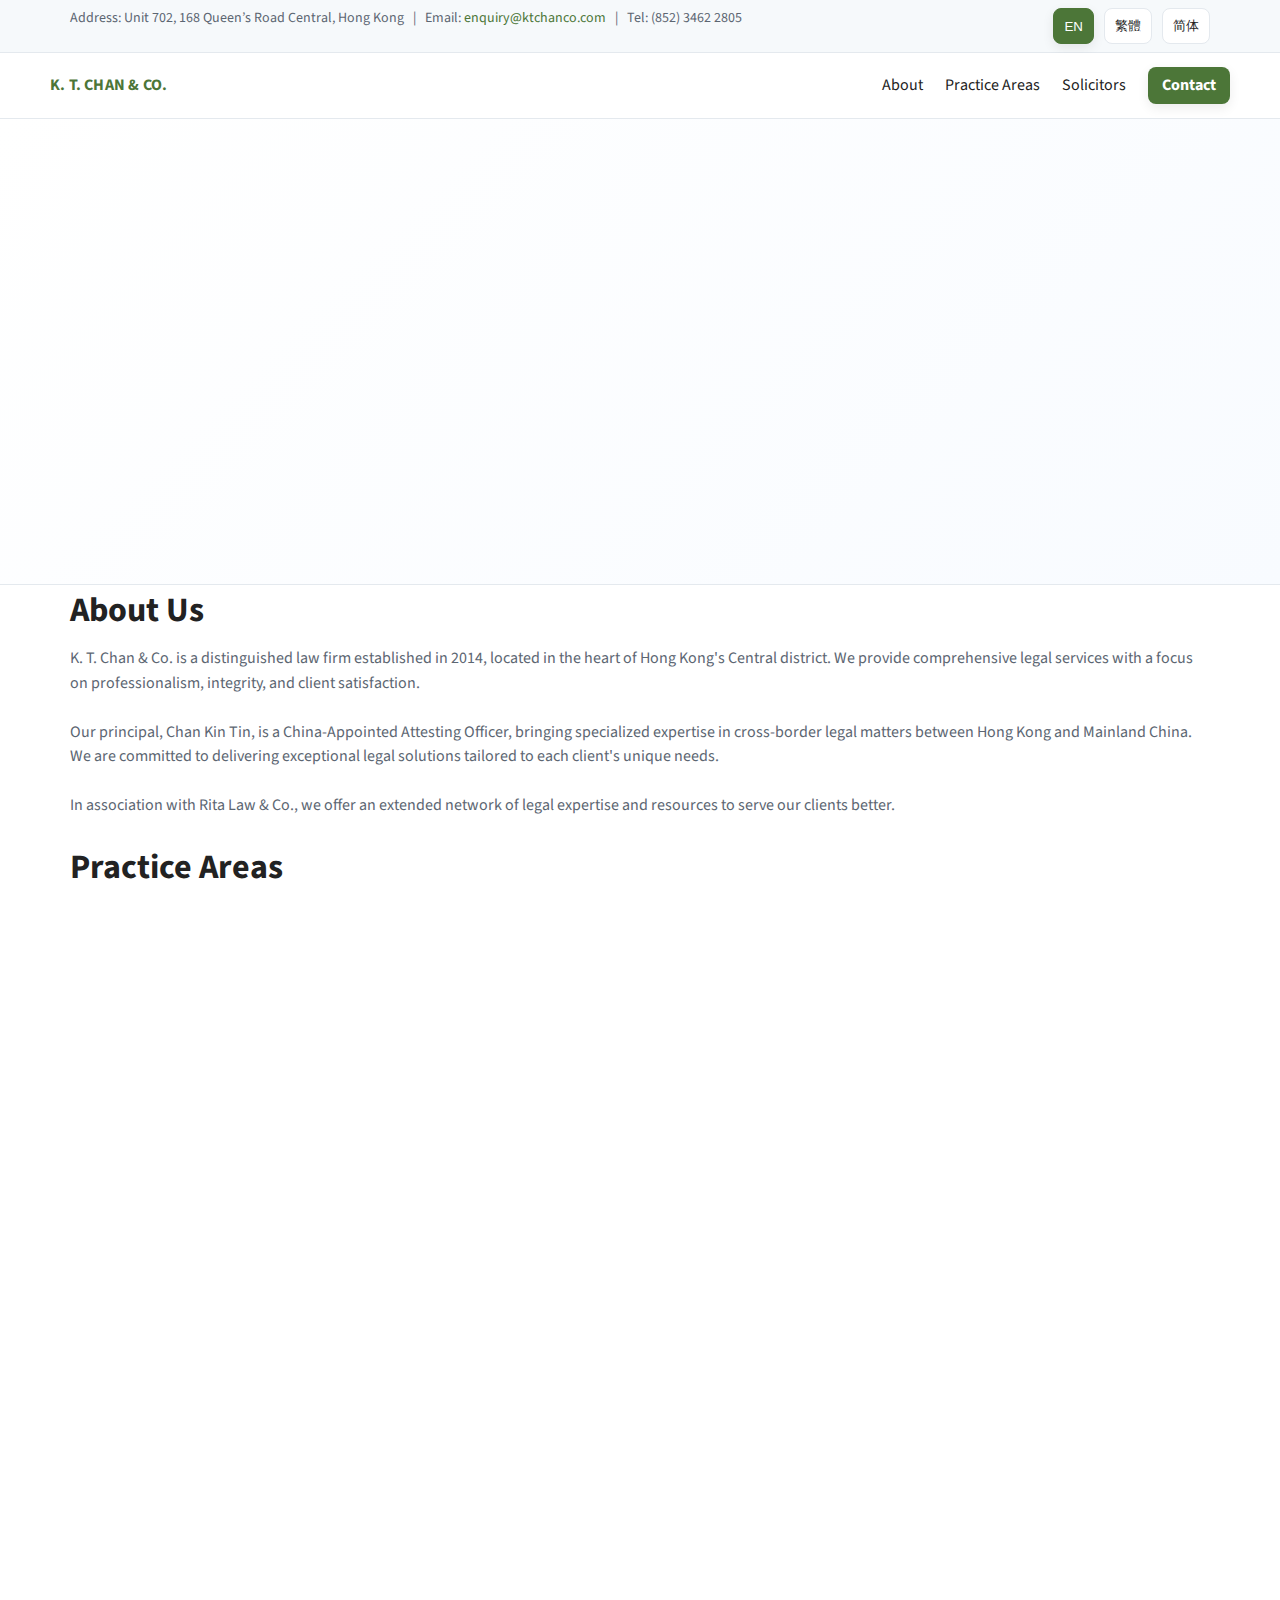
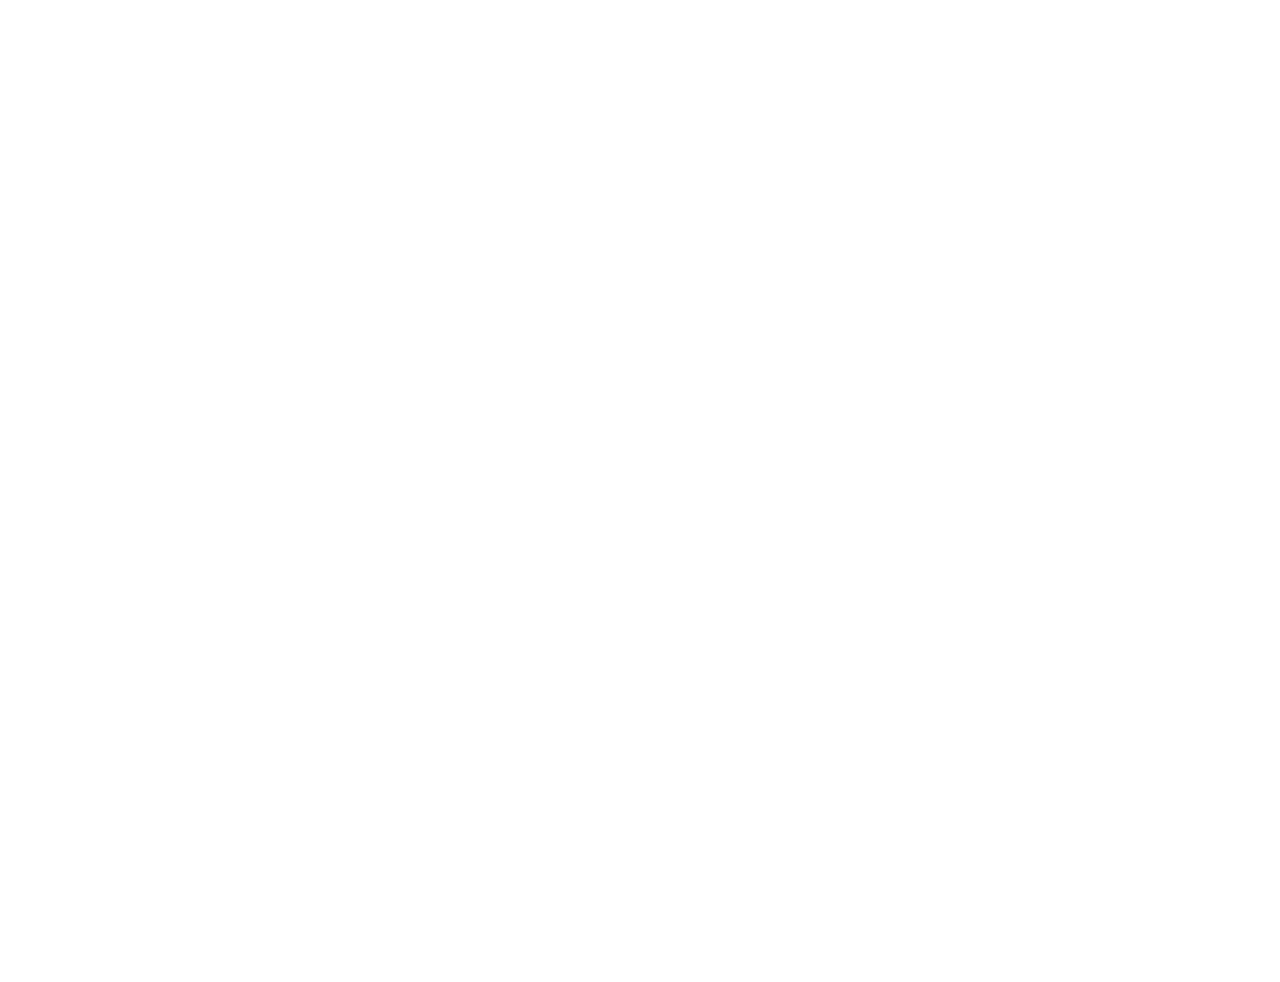
<file: demo4/index.html>
<!DOCTYPE html>
<html lang="en">
<head>
<!-- Google tag (gtag.js) -->
<script async src="https://www.googletagmanager.com/gtag/js?id=G-TBSYZR37P1"></script>
<script>
  window.dataLayer = window.dataLayer || [];
  function gtag(){dataLayer.push(arguments);}
  gtag('js', new Date());
  gtag('config', 'G-TBSYZR37P1');
</script>
  <meta charset="utf-8" />
  <meta name="viewport" content="width=device-width, initial-scale=1" />
  <title>K. T. CHAN &amp; CO. — 陳建田律師行</title>
  <meta name="description" content="Independent Hong Kong law firm providing client-focused legal services in English, Traditional Chinese and Simplified Chinese.">
  <link rel="icon" type="image/x-icon" href="images/favicon.ico">
  <link rel="apple-touch-icon" sizes="180x180" href="images/apple-touch-icon.png">
  <link rel="icon" type="image/png" sizes="32x32" href="images/favicon-32x32.png">
  <link rel="icon" type="image/png" sizes="16x16" href="images/favicon-16x16.png">
  <link rel="manifest" href="/site.webmanifest">
  <link rel="preconnect" href="https://fonts.googleapis.com">
  <link rel="preconnect" href="https://fonts.gstatic.com" crossorigin>
  <link href="https://fonts.googleapis.com/css2?family=Source+Sans+3:wght@400;600;700&family=Noto+Sans+TC:wght@400;700&family=Noto+Sans+SC:wght@400;700&display=swap" rel="stylesheet">
  <style>
    :root{ 
      --ink:#222; 
      --muted:#5c6672; 
      --accent:#4C7638; 
      --bg:#ffffff; 
      --soft:#f6f9fb; 
      --border:#e4e9ee; 
      --chip-bg:#eaf3e6; 
      --chip-ink:#285024;
      --shadow: 0 4px 12px rgba(0,0,0,0.08);
      --shadow-hover: 0 8px 24px rgba(0,0,0,0.12);
    }
    
    /* Base Styles */
    *{box-sizing:border-box; transition: all 0.3s ease;}
    html,body{margin:0;background:var(--bg);color:var(--ink);font-family:"Source Sans 3",system-ui,Segoe UI,Roboto,Arial,sans-serif;line-height:1.55; scroll-behavior: smooth;}
    a{color:var(--accent);text-decoration:none;}
    
    /* Animation Keyframes */
    @keyframes fadeIn {
      from { opacity: 0; }
      to { opacity: 1; }
    }
    
    @keyframes slideUp {
      from { opacity: 0; transform: translateY(30px); }
      to { opacity: 1; transform: translateY(0); }
    }
    
    @keyframes slideInRight {
      from { opacity: 0; transform: translateX(30px); }
      to { opacity: 1; transform: translateX(0); }
    }
    
    @keyframes scaleIn {
      from { opacity: 0; transform: scale(0.95); }
      to { opacity: 1; transform: scale(1); }
    }
    
    @keyframes pulseBg {
      0% { background-position: 0% 50%; }
      50% { background-position: 100% 50%; }
      100% { background-position: 0% 50%; }
    }
    
    /* Scroll Animation Classes */
    .animate-on-scroll {
      opacity: 0;
      transform: translateY(30px);
      transition: opacity 0.8s ease, transform 0.8s ease;
    }
    
    .animate-on-scroll.active {
      opacity: 1;
      transform: translateY(0);
    }
    
    .fade-in { animation: fadeIn 0.8s ease forwards; }
    .slide-up { animation: slideUp 0.8s ease forwards; }
    .slide-right { animation: slideInRight 0.8s ease forwards; }
    .scale-in { animation: scaleIn 0.6s ease forwards; }
    
    /* Layout Components */
    .container{max-width:1180px;margin-inline:auto;padding:0 20px;}
    
    .topbar{background:var(--soft);font-size:14px;border-bottom:1px solid var(--border);}
    .topbar .container{display:flex;gap:16px;justify-content:space-between;padding:8px 20px;color:var(--muted);}
    
    .lang-switch{display:inline-flex;gap:10px;}
    .lang-switch button{
      border:1px solid var(--border);
      background:#fff;
      color:var(--ink);
      padding:8px 10px;
      border-radius:8px;
      cursor:pointer;
      transition: all 0.2s ease;
    }
    .lang-switch button:hover{
      border-color:var(--accent);
      transform: translateY(-2px);
    }
    .lang-switch button.active{
      background:var(--accent);
      color:#fff;
      border-color:var(--accent);
      box-shadow: var(--shadow);
    }
    
    header{
      position:sticky;
      top:0;
      background:#fff;
      border-bottom:1px solid var(--border);
      z-index:50;
      transition: background 0.4s ease, box-shadow 0.4s ease, padding 0.4s ease;
    }
    header.scrolled{
      box-shadow: var(--shadow);
      padding: 8px 0;
      background: rgba(255,255,255,0.98);
    }
    
    header{position:sticky;top:0;background:#fff;border-bottom:1px solid var(--border);z-index:50}
    .nav{display:flex;align-items:center;justify-content:space-between;padding:14px 0}
    .brand{font-weight:700;letter-spacing:.2px}
    .brand .tc{font-family:"Noto Sans TC",sans-serif;color:var(--muted);font-weight:600}
    .brand .sc{font-family:"Noto Sans SC",sans-serif;color:var(--muted);font-weight:600}
    
    nav ul{list-style:none;display:flex;gap:22px;margin:0;padding:0;align-items:center;}
    nav a{color:var(--ink);position:relative;}
    nav a::after{
      content: '';
      position: absolute;
      bottom: -4px;
      left: 0;
      width: 0;
      height: 2px;
      background: var(--accent);
      transition: width 0.3s ease;
    }
    nav a:hover{color:var(--accent);}
    nav a:hover::after{width: 100%;}
    
    .cta{
      padding:6px 14px;
      background:var(--accent);
      color:#fff;
      border-radius:8px;
      font-weight:700;
      display: inline-block;
      box-shadow: var(--shadow);
    }
    .cta:hover{
      color: #fff;
      background: #3d632c;
      transform: translateY(-2px);
      box-shadow: var(--shadow-hover);
    }
    
    /* Hero Section with Animated Background */
    .hero{
      background: linear-gradient(135deg, #fff, #f8fbff, #eaf3e6);
      background-size: 200% 200%;
      animation: pulseBg 15s ease infinite;
      padding:70px 0;
      border-bottom:1px solid var(--border);
      position: relative;
      overflow: hidden;
    }
    .hero::before{
      content: '';
      position: absolute;
      top: 0;
      left: 0;
      width: 100%;
      height: 100%;
      background: url("data:image/svg+xml,%3Csvg width='60' height='60' viewBox='0 0 60 60' xmlns='http://www.w3.org/2000/svg'%3E%3Cg fill='none' fill-rule='evenodd'%3E%3Cg fill='%234C7638' fill-opacity='0.03'%3E%3Cpath d='M36 34v-4h-2v4h-4v2h4v4h2v-4h4v-2h-4zm0-30V0h-2v4h-4v2h4v4h2V6h4V4h-4zM6 34v-4H4v4H0v2h4v4h2v-4h4v-2H6zM6 4V0H4v4H0v2h4v4h2V6h4V4H6z'/%3E%3C/g%3E%3C/g%3E%3C/svg%3E");
      opacity: 0;
      animation: fadeIn 2s ease 0.5s forwards;
    }
    .hero > .container{
      position: relative;
      z-index: 2;
    }
    .hero h1{
      font-size:clamp(30px,4.5vw,54px);
      line-height:1.08;
      margin:0 0 12px;
      opacity: 0;
      animation: slideUp 0.8s ease 0.3s forwards;
    }
    .hero p{
      font-size:18px;
      color:var(--muted);
      max-width:840px;
      margin:0;
      opacity: 0;
      animation: slideUp 0.8s ease 0.6s forwards;
    }
    
    .at-a-glance{
      display:flex;
      gap:12px;
      flex-wrap:wrap;
      margin-top:16px;
      opacity: 0;
      animation: slideUp 0.8s ease 0.9s forwards;
    }
    .chip{
      background:var(--chip-bg);
      color:var(--chip-ink);
      border:1px solid #d8e6d2;
      padding:8px 12px;
      border-radius:999px;
      transition: all 0.2s ease;
    }
    .chip:hover{
      transform: translateY(-2px);
      box-shadow: var(--shadow);
      background: #d8e6d2;
    }
    
    section{padding:48px 0;}
    h2{
      font-size:clamp(22px,3vw,34px);
      margin:0 0 8px;
      opacity: 0;
      transform: translateY(20px);
      transition: opacity 0.8s ease, transform 0.8s ease;
    }
    h2.active{
      opacity: 1;
      transform: translateY(0);
    }
    
    .kicker{
      color:var(--muted);
      margin:0 0 24px;
      opacity: 0;
      transform: translateY(20px);
      transition: opacity 0.8s ease 0.2s, transform 0.8s ease 0.2s;
    }
    .kicker.active{
      opacity: 1;
      transform: translateY(0);
    }
    
    .grid{
      display:grid;
      grid-template-columns:repeat(auto-fit,minmax(220px,1fr));
      gap:16px;
    }
    
    .card{
      border:1px solid var(--border);
      border-radius:12px;
      padding:18px;
      background:#fff;
      opacity: 0;
      transform: translateY(30px);
      transition: all 0.6s ease;
      box-shadow: var(--shadow);
    }
    .card.active{
      opacity: 1;
      transform: translateY(0);
    }
    .card:hover{
      transform: translateY(-6px);
      box-shadow: var(--shadow-hover);
      border-color: var(--accent);
    }
    .card h3{margin:0 0 6px;font-size:18px;}
    
    .two-col{
      display:grid;
      grid-template-columns:1.1fr .9fr;
      gap:24px;
    }
    @media(max-width:900px){
      .two-col{grid-template-columns:1fr;}
    }
    
    .tc{font-family:"Noto Sans TC",sans-serif;}
    .sc{font-family:"Noto Sans SC",sans-serif;}
    
    footer{
      background:var(--soft);
      border-top:1px solid var(--border);
      padding:38px 0;
      color:var(--muted);
      opacity: 0;
      transform: translateY(30px);
      transition: opacity 0.8s ease, transform 0.8s ease;
    }
    footer.active{
      opacity: 1;
      transform: translateY(0);
    }
    
    .foot{
      display:grid;
      grid-template-columns:2fr 1fr;
      gap:24px;
    }
    @media(max-width:780px){
      .foot{grid-template-columns:1fr;}
    }
    
    [data-lang]{display:none;}
    [data-lang="en"].show,[data-lang="tc"].show,[data-lang="sc"].show{display:block;}
    
    /* Map container hover effect */
    .card iframe{
      transition: transform 0.3s ease;
    }
    .card:hover iframe{
      transform: scale(1.02);
    }
  </style>
  <link rel="stylesheet" href="css/styles.css" />
</head>
<body>
  <div class="topbar" role="contentinfo">
    <div class="container">
      <div>
        <span>Address: Unit 702, 168 Queen’s Road Central, Hong Kong</span>
        &nbsp; | &nbsp; 
        <span>Email: </span><a href="mailto:enquiry@ktchanco.com">enquiry@ktchanco.com</a>
        &nbsp; | &nbsp; <span>Tel: (852) 3462 2805</span>
      </div>
      <div class="lang-switch" aria-label="Language selector">
        <button type="button" data-switch="en" class="active" aria-pressed="true">EN</button>
        <button type="button" data-switch="tc" aria-pressed="false">繁體</button>
        <button type="button" data-switch="sc" aria-pressed="false">简体</button>
      </div>
    </div>
  </div>

  <header role="banner">
    <div class="container nav">
      <div class="brand" style="color:#4C7638">K. T. CHAN &amp; CO.</div>
      <nav aria-label="Primary">
        <ul>
          <li><a href="#about"><span data-i18n="nav.about">About</span></a></li>
          <li><a href="#services"><span data-i18n="nav.services">Practice Areas</span></a></li>
          <li><a href="#people"><span data-i18n="nav.people">Solicitors</span></a></li>
          <li><a href="#contact" class="cta"><span data-i18n="nav.contact">Contact</span></a></li>
        </ul>
      </nav>
    </div>
  </header>

  <!-- HERO EN -->
  <section class="hero" aria-labelledby="hero-title-en" data-lang="en" class="show">
    <div class="container">
      <h1 class="display" style="color:#4C7638">陳 建 田 律 師 行</h1>
      <h1 class="display" style="color:#4C7638">K. T. CHAN &amp; CO.  	    
        <span class="h2" style="font-size: 0.5em; color:#A6A6A6; font-style:italic;">SOLICITORS</span></h1>
      <h1 id="hero-title-en">Clear, practical advice for what matters most</h1>
      <p>We build long‑term relationships based on trust, professionalism and discretion—helping individuals and businesses navigate today’s legal challenges.</p>
      <div class="at-a-glance" aria-label="Firm highlights">
        <span class="chip">Independent</span>
        <span class="chip">Client‑focused</span>
        <span class="chip">Bilingual</span>
      </div>
    </div>
  </section>

  <!-- HERO TC -->
  <section class="hero" aria-labelledby="hero-title-tc" data-lang="tc">
    <div class="container">
      <h1 class="display" style="color:#4C7638">陳 建 田 律 師 行</h1>
      <h1 class="display" style="color:#4C7638">K. T. CHAN &amp; CO.  
        <span class="h2" style="font-size: 0.5em; color:#A6A6A6; font-style:italic;">SOLICITORS</span></h1>
      <h1 id="hero-title-tc" class="tc">專業、清晰、以您為本</h1>
      <p class="tc">我們重視與客戶建立長期互信關係，提供務實而審慎的法律意見，協助個人及企業應對各類法律事務。</p>
      <div class="at-a-glance" aria-label="事務所重點">
        <span class="chip tc">獨立</span>
        <span class="chip tc">以客為先</span>
        <span class="chip tc">中英雙語</span>
      </div>
    </div>
  </section>

  <!-- HERO SC -->
  <section class="hero" aria-labelledby="hero-title-sc" data-lang="sc">
    <div class="container">
      <h1 class="display" style="color:#4C7638">陳 建 田 律 師 行</h1>
      <h1 class="display" style="color:#4C7638">K. T. CHAN &amp; CO.  
        <span class="h2" style="font-size: 0.5em; color:#A6A6A6; font-style:italic;">SOLICITORS</span></h1>
      <h1 id="hero-title-sc" class="sc">专业、清晰、以您为本</h1>
      <p class="sc">我们重视与客户建立长期互信关系，提供务实而审慎的法律意见，协助个人及企业应对各类法律事务。</p>
      <div class="at-a-glance" aria-label="事务所亮点">
        <span class="chip sc">独立</span>
        <span class="chip sc">以客为先</span>
        <span class="chip sc">中英双语</span>
      </div>
    </div>
  </section>

  <!-- ABOUT -->
  <section id="about" class="container">
    <h2 data-lang="en" class="show animate-on-scroll">About Us</h2>
    <h2 data-lang="tc" class="tc animate-on-scroll">關於我們</h2>
    <h2 data-lang="sc" class="sc animate-on-scroll">关于我们</h2>
    
    <p class="kicker animate-on-scroll" data-lang="en">K. T. Chan & Co. is a distinguished law firm established in 2014, located in the heart of Hong Kong's Central district. We provide comprehensive legal services with a focus on professionalism, integrity, and client satisfaction.
    </p>
    <p class="kicker animate-on-scroll" data-lang="en">Our principal, Chan Kin Tin, is a China-Appointed Attesting Officer, bringing specialized expertise in cross-border legal matters between Hong Kong and Mainland China. We are committed to delivering exceptional legal solutions tailored to each client's unique needs.
    </p>
    <p class="kicker animate-on-scroll" data-lang="en">In association with Rita Law & Co., we offer an extended network of legal expertise and resources to serve our clients better.</p>
    
    <p class="kicker tc animate-on-scroll" data-lang="tc">K. T. Chan & Co. 是一所於 2014 年成立的知名律師行，位於香港中環核心地段。我們提供全面的法律服務，並以專業、誠信及客戶至上為宗旨。
    </p>
    <p class="kicker tc animate-on-scroll" data-lang="tc">陳建田律師為中國委托公証人，就處理中國內地與香港之間的跨境法律事務具有專門經驗。我們致力為每一位客戶提供切合其獨特需要的優質法律方案。
    </p>
    <p class="kicker tc animate-on-scroll" data-lang="tc">本行並與 Rita Law & Co. 建立聯營合作關係，透過更廣泛的法律專業網絡及資源，更妥善地為客戶提供服務。</p>
    
    <p class="kicker sc animate-on-scroll" data-lang="sc">K. T. Chan & Co. 是一所于 2014 年成立的知名律师行，位于香港中环核心地段。我们提供全面的法律服务，并以专业、诚信及客户至上为宗旨。
    </p>
    <p class="kicker sc animate-on-scroll" data-lang="sc">陈建田律师为中国委托公证人，就处理中国内地与香港之间的跨境法律事务具有专门经验。我们致力为每一位客户提供切合其独特需要的优质法律方案。
    </p>
    <p class="kicker sc animate-on-scroll" data-lang="sc">本行并与 Rita Law & Co. 建立联营合作关系，透过更广泛的法律专业网络及资源，更妥善地为客户提供服务。</p>
  </section>

  <!-- SERVICES -->
  <section id="services" class="container">
    <h2 data-lang="en" class="show animate-on-scroll">Practice Areas</h2>
    <h2 data-lang="tc" class="tc animate-on-scroll">專業範疇</h2>
    <h2 data-lang="sc" class="sc animate-on-scroll">专业范畴</h2>
    
    <p class="kicker animate-on-scroll" data-lang="en" class="show">Comprehensive legal solutions for individuals and businesses</p>
    <p class="kicker tc animate-on-scroll" data-lang="tc">為個人及企業提供全面法律方案</p>
    <p class="kicker sc animate-on-scroll" data-lang="sc">为个人及企业提供全面法律方案</p>
    
    <div class="grid" role="list">
      <article class="card animate-on-scroll" role="listitem"><h3>Corporate Law</h3><p>Company formation, corporate governance, mergers and acquisitions, and commercial transactions.</p></article>
      <article class="card animate-on-scroll" role="listitem"><h3>Property Law</h3><p>Property transactions, conveyancing, leasing, and real estate development matters.</p></article>
      <article class="card animate-on-scroll" role="listitem"><h3>Notarial Services</h3><p>China-appointed attesting services for documents used in Mainland China.</p></article>
      <article class="card animate-on-scroll" role="listitem"><h3>Civil Litigation</h3><p>Dispute resolution, court representation, and alternative dispute resolution services.</p></article>
      <article class="card animate-on-scroll" role="listitem"><h3>Family Law</h3><p>Matrimonial matters, divorce proceedings, custody arrangements, and estate planning.</p></article>
      <article class="card animate-on-scroll" role="listitem"><h3>Cross-Border Matters</h3><p>Legal services involving Hong Kong and Mainland China jurisdictions.</p></article>
    </div>
  </section>

  <!-- PEOPLE -->
  <section id="people">
    <div class="container">
      <h2 data-lang="en" class="show animate-on-scroll">Solicitors</h2>
      <h2 class="tc animate-on-scroll" data-lang="tc">律師團隊</h2>
      <h2 class="sc animate-on-scroll" data-lang="sc">律师团队</h2>
      
      <p class="kicker animate-on-scroll" data-lang="en" class="show">Your first points of contact.</p>
      <p class="kicker tc animate-on-scroll" data-lang="tc">主要聯絡人。</p>
      <p class="kicker sc animate-on-scroll" data-lang="sc">主要联络人。</p>
      
      <div class="grid">
        <article class="card animate-on-scroll">
          <h3>CHAN Kin Tin 陳建田律師</h3>
          <p>Principal • China‑Appointed Attesting Officer<br><span class="tc">中國委托公証人</span></p>
        </article>
        <article class="card animate-on-scroll">
          <h3>CHAN Lai Hung Linda 陳麗虹律師</h3>
          <p>Consultant</p>
        </article>
        <article class="card animate-on-scroll">
          <h3>LAI Ka Yan 黎家欣律師</h3>
          <p>Registered Foreign Lawyer (PRC)<br><span class="tc">註冊外地律師（中國）</span></p>
        </article>
      </div>
    </div>
  </section>

  <!-- CONTACT EN -->
  <section id="contact" class="container" data-lang="en">
    <h2 class="animate-on-scroll">Contact Us</h2>
    <div class="one-col">
      <div class="card animate-on-scroll">
        <strong>Office Address:</strong> Unit 702, 168 Queen’s Road Central, Hong Kong<br>
        <strong>Business Hours:</strong> Monday - Friday 9:30 AM - 5:30 PM<br>Saturday - Sunday Closed<br>
        <strong>Tel.:</strong> (852) 3462 2805<br>
        <strong>Fax.:</strong> (852) 3462 2786<br>
        <strong>Email:</strong> <a href="mailto:enquiry@ktchanco.com">enquiry@ktchanco.com</a><br>
        <p><div style="position:relative;overflow:hidden;border-radius:12px;border:1px solid #e4e9ee">
  <iframe title="Office location map" width="100%" height="320" style="border:0" loading="lazy" allowfullscreen referrerpolicy="no-referrer-when-downgrade" src="https://www.google.com/maps/embed?pb=!1m18!1m12!1m3!1d3691.825641131582!2d114.1534454!3d22.2845937!2m3!1f0!2f0!3f0!3m2!1i1024!2i768!4f13.1!3m3!1m2!1s0x3404005b87705761%3A0xf6e9f857719f9cc6!2sK.%20T.%20CHAN%20%26%20CO.!5e0!3m2!1sen!2shk!4v1773730709889!5m2!1sen!2shk"></iframe>
</div></p>
      </div>
    </div>
  </section>

  <!-- CONTACT TC -->
  <section class="container" data-lang="tc">
    <h2 class="tc animate-on-scroll">聯絡我們</h2>
    <div class="one-col">
      <div class="card tc animate-on-scroll">
        <strong class="tc">辦公室地址：</strong> 香港皇后大道中 168 號 702 室<br>
        <strong>辦公時間：</strong>星期一至五 上午 9:30 – 下午 5:30<br>
        <strong>電話：</strong> (852) 3462 2805<br>
        <strong>傳真：</strong> (852) 3462 2786<br>
        <strong>電郵地址：</strong> <a href="mailto:enquiry@ktchanco.com">enquiry@ktchanco.com</a><br>
        <p><div style="position:relative;overflow:hidden;border-radius:12px;border:1px solid #e4e9ee">
  <iframe title="Office location map" width="100%" height="320" style="border:0" loading="lazy" allowfullscreen referrerpolicy="no-referrer-when-downgrade" src="https://www.google.com/maps/embed?pb=!1m18!1m12!1m3!1d3691.825641131582!2d114.1534454!3d22.2845937!2m3!1f0!2f0!3f0!3m2!1i1024!2i768!4f13.1!3m3!1m2!1s0x3404005b87705761%3A0xf6e9f857719f9cc6!2sK.%20T.%20CHAN%20%26%20CO.!5e0!3m2!1sen!2shk!4v1773730709889!5m2!1sen!2shk"></iframe>
</div></p>
      </div>
    </div>
  </section>

  <!-- CONTACT SC -->
  <section class="container" data-lang="sc">
    <h2 class="sc animate-on-scroll">联系我们</h2>
    <div class="one-col">
      <div class="card sc animate-on-scroll">
        <strong class="sc">办公室地址：</strong> 香港皇后大道中 168 号 702 室<br>
        <strong>办公时间：</strong> 周一至周五 上午 9:30 – 下午 5:30<br>
        <strong>电话：</strong> (852) 3462 2805<br>
        <strong>传真：</strong> (852) 3462 2786<br>
        <strong>电邮地址：</strong> <a href="mailto:enquiry@ktchanco.com">enquiry@ktchanco.com</a><br>
        <p><div style="position:relative;overflow:hidden;border-radius:12px;border:1px solid #e4e9ee">
  <iframe title="Office location map" width="100%" height="320" style="border:0" loading="lazy" allowfullscreen referrerpolicy="no-referrer-when-downgrade" src="https://www.google.com/maps/embed?pb=!1m18!1m12!1m3!1d3691.825641131582!2d114.1534454!3d22.2845937!2m3!1f0!2f0!3f0!3m2!1i1024!2i768!4f13.1!3m3!1m2!1s0x3404005b87705761%3A0xf6e9f857719f9cc6!2sK.%20T.%20CHAN%20%26%20CO.!5e0!3m2!1sen!2shk!4v1773730709889!5m2!1sen!2shk"></iframe>
</div></p>
      </div>
    </div>
  </section>

  <footer role="contentinfo" class="animate-on-scroll">
    <div class="container foot">
      <div>
        <strong>K. T. CHAN &amp; CO. SOLICITORS</strong>
        <div class="tc">陳建田律師行</div>
        <div>Unit 702, 168 Queen’s Road Central, Hong Kong</div>
        <div>Tel: (852) 3462 2805</div>
        <div>Fax: (852) 3462 2786</div>
        <div>Email: <a href="mailto:enquiry@ktchanco.com">enquiry@ktchanco.com</a></div>
      </div>
      <div>
        <div>© <span id="y"></span> K. T. CHAN &amp; CO. All rights reserved.</div>
      </div>
    </div>
    <script>
      document.getElementById('y').textContent = new Date().getFullYear();

      // Language Toggle Functionality (preserved)
      const buttons = document.querySelectorAll('.lang-switch button');
      const langBlocks = document.querySelectorAll('[data-lang]');
      const headings = document.querySelectorAll('h2[data-lang]');
      const kickers = document.querySelectorAll('p.kicker[data-lang]');

      // i18n dictionary for nav labels
      const i18n = {
        en: {
          'nav.about': 'About',
          'nav.services': 'Practice Areas',
          'nav.people': 'Solicitors',
          'nav.contact': 'Contact'
        },
        tc: {
          'nav.about': '關於',
          'nav.services': '專業範疇',
          'nav.people': '律師',
          'nav.contact': '聯絡'
        },
        sc: {
          'nav.about': '关于',
          'nav.services': '专业范畴',
          'nav.people': '律师',
          'nav.contact': '联系'
        }
      };

      function applyTranslations(langCode){
        const dict = i18n[langCode] || i18n.en;
        document.querySelectorAll('[data-i18n]').forEach(el => {
          const key = el.getAttribute('data-i18n');
          if(dict[key]) el.textContent = dict[key];
        });
      }

      function setLang(code){
        langBlocks.forEach(s => s.classList.toggle('show', s.getAttribute('data-lang') === code));
        headings.forEach(h => h.classList.toggle('show', h.getAttribute('data-lang') === code));
        kickers.forEach(k => k.classList.toggle('show', k.getAttribute('data-lang') === code));
        buttons.forEach(b => {
          const active = b.dataset.switch === code;
          b.classList.toggle('active', active);
          b.setAttribute('aria-pressed', active ? 'true' : 'false');
        });
        let htmlLang = 'en';
        if(code==='tc') htmlLang='zh-Hant';
        if(code==='sc') htmlLang='zh-CN';
        document.documentElement.lang = htmlLang;
        applyTranslations(code);
        
        // Re-trigger animations after language switch
        setTimeout(() => {
          initScrollAnimations();
        }, 100);
      }

      window.setLang = setLang;
      buttons.forEach(b => b.addEventListener('click', () => setLang(b.dataset.switch)));
      setLang('en');

      // Scroll Animation Logic
      function initScrollAnimations() {
        // Header scroll effect
        const header = document.querySelector('header');
        window.addEventListener('scroll', () => {
          if (window.scrollY > 50) {
            header.classList.add('scrolled');
          } else {
            header.classList.remove('scrolled');
          }
        });

        // Intersection Observer for scroll animations
        const observerOptions = {
          root: null,
          rootMargin: '0px',
          threshold: 0.1
        };

        const observer = new IntersectionObserver((entries) => {
          entries.forEach(entry => {
            if (entry.isIntersecting) {
              entry.target.classList.add('active');
            }
          });
        }, observerOptions);

        // Apply observer to all animated elements
        document.querySelectorAll('.animate-on-scroll').forEach(el => {
          el.classList.remove('active'); // Reset first
          observer.observe(el);
        });
      }

      // Initialize animations on page load
      document.addEventListener('DOMContentLoaded', () => {
        initScrollAnimations();
      });
    </script>
  </footer>
</body>
</html>
</file>
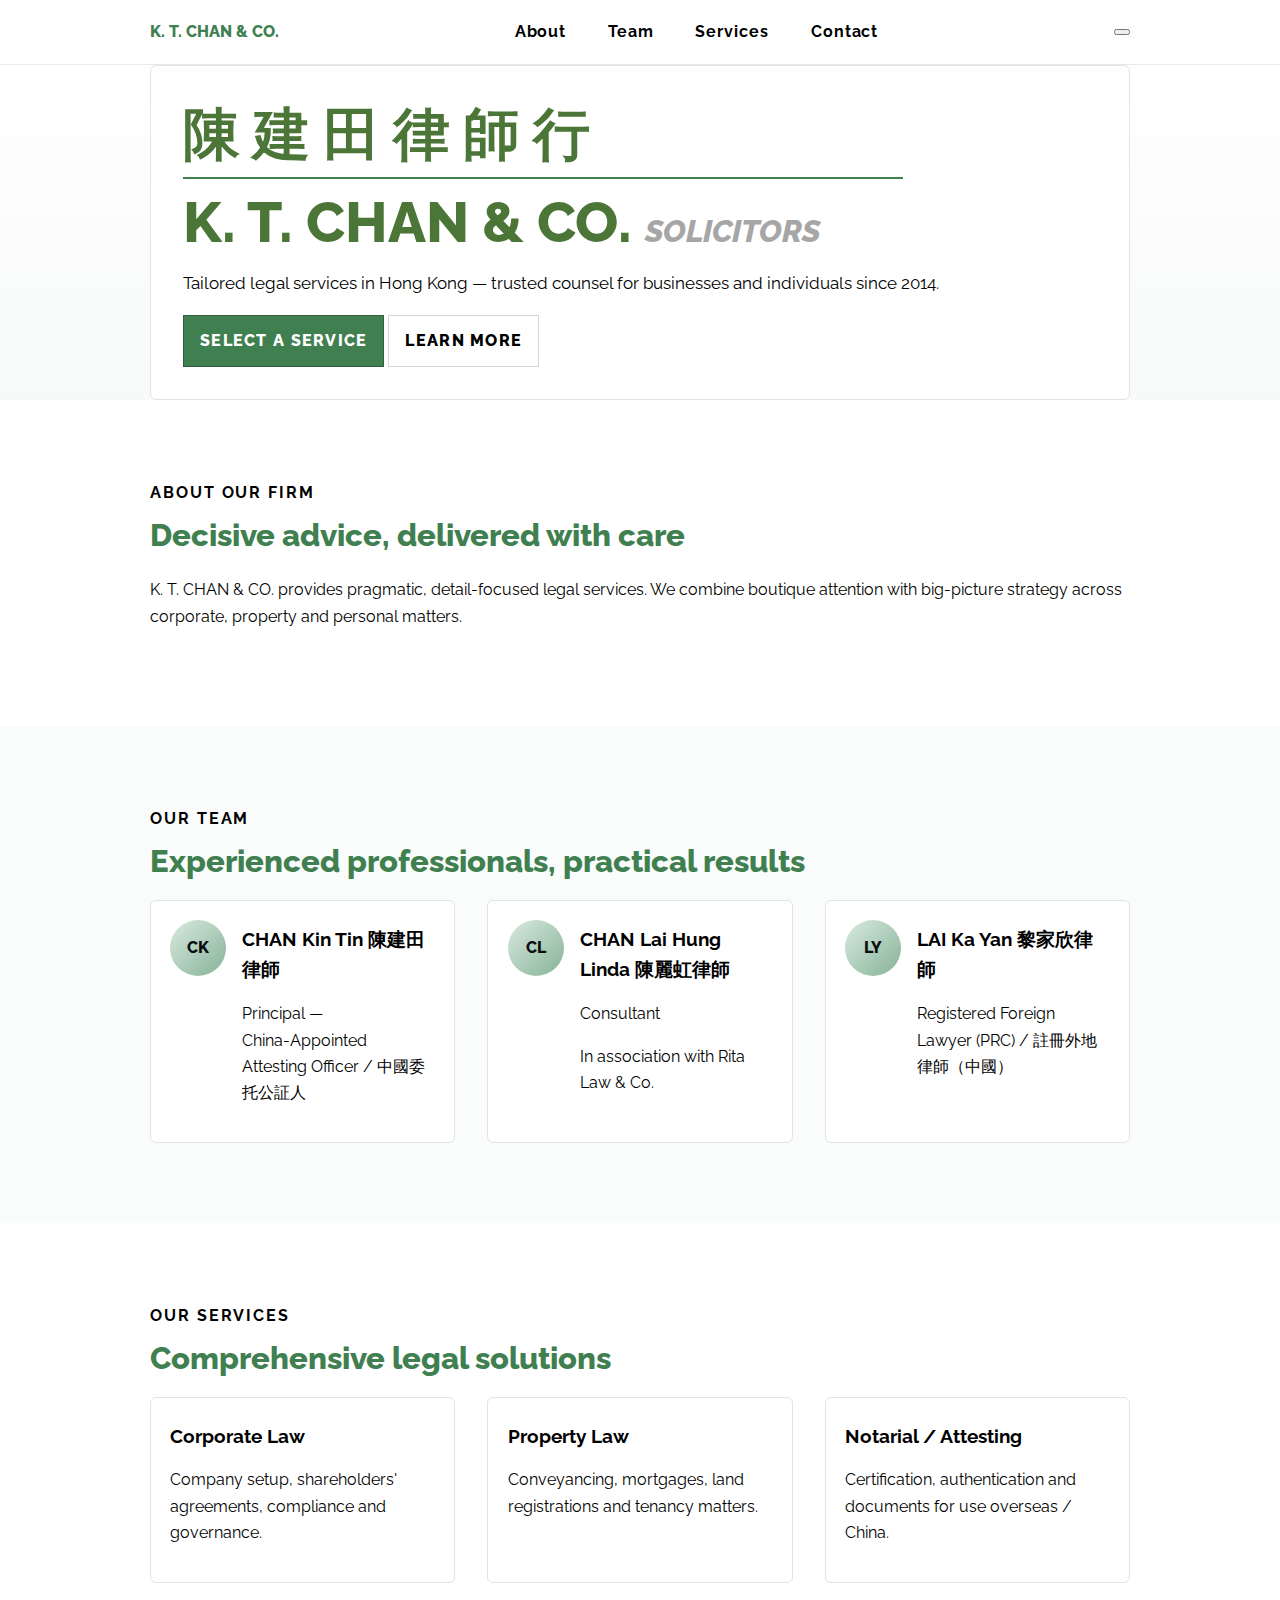
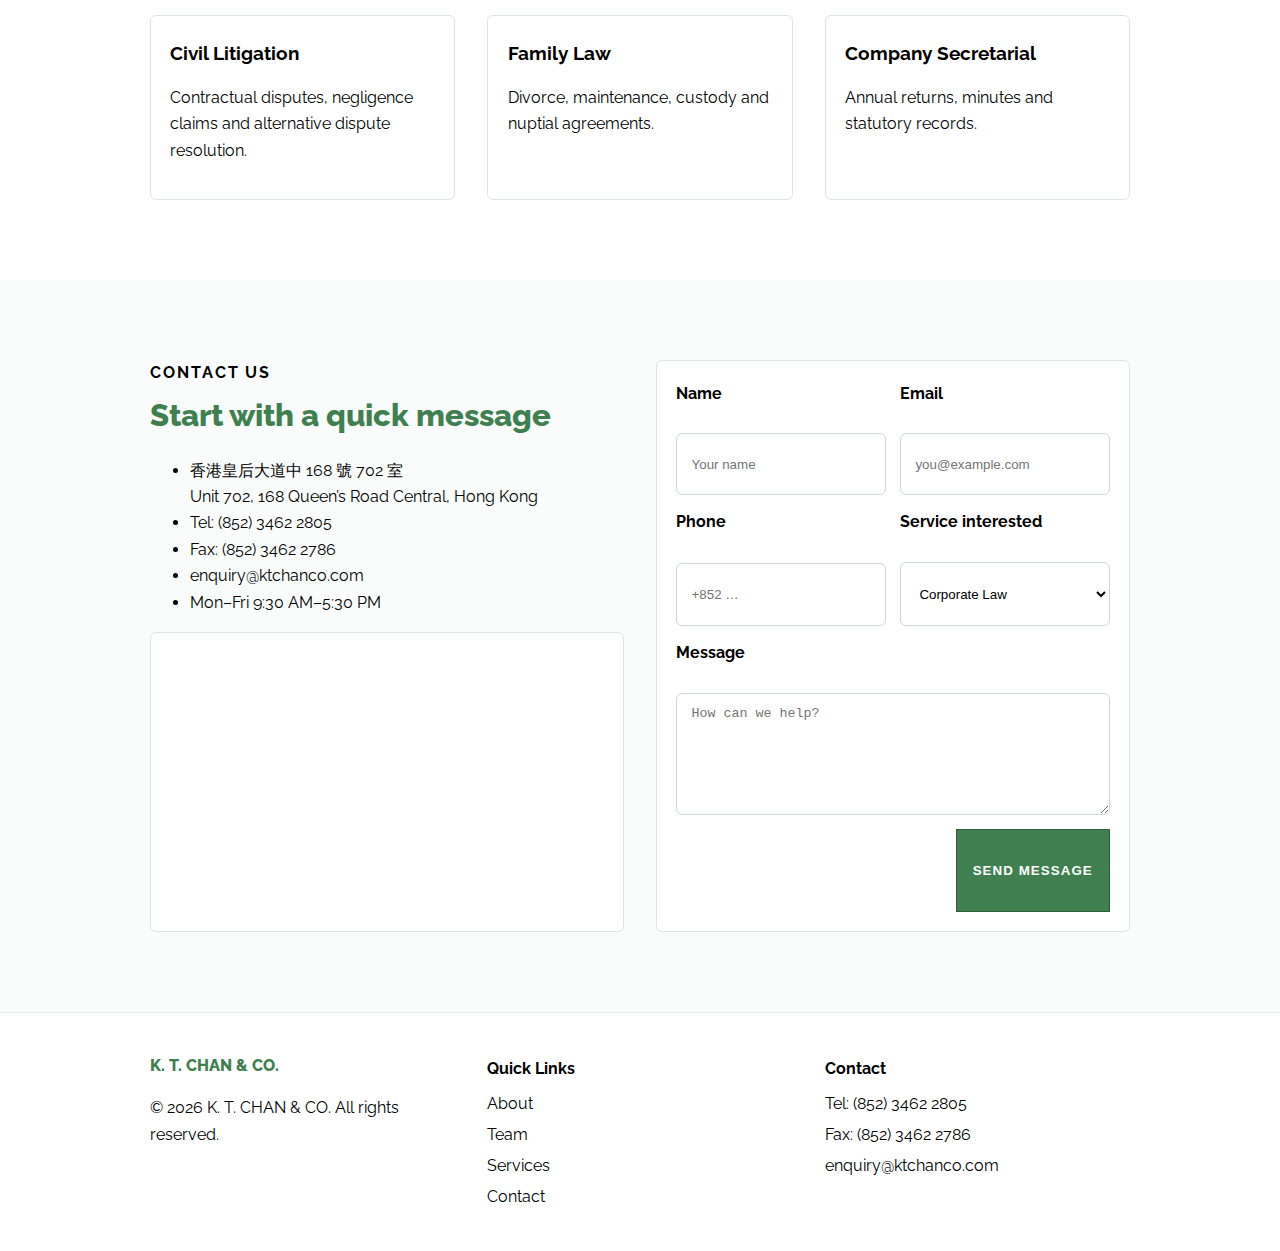
<file: ktchan-demo1/index.html>
<!doctype html>
<html lang="en" data-theme="light">
<head>
  <meta charset="utf-8" />
  <meta name="viewport" content="width=device-width, initial-scale=1" />
  <meta name="description" content="K. T. CHAN &amp; CO. 陳建田律師行 — About, Team, Services, and Contact." />
  <title>K. T. CHAN &amp; CO. — 陳建田律師行</title>
  <link rel="preconnect" href="https://fonts.googleapis.com">
  <link rel="preconnect" href="https://fonts.gstatic.com" crossorigin>
  <link href="https://fonts.googleapis.com/css2?family=Raleway:wght@400;500;600;700;800&display=swap" rel="stylesheet">
  <link rel="stylesheet" href="css/styles.css" />
</head>
<body>
  <header class="site-header" id="header">
    <div class="container nav between">
      <a href="#" class="brand"><span>K. T. CHAN &amp; CO.</span></a>
      <nav aria-label="Primary" class="nav-right">
        <ul class="nav-list">
          <li><a href="#about">About</a></li>
          <li><a href="#team">Team</a></li>
          <li><a href="#services">Services</a></li>
          <li><a href="#contact">Contact</a></li>
        </ul>
      </nav>
      <button class="hamburger" id="navToggle" aria-label="Open menu"><span></span><span></span><span></span></button>
    </div>
  </header>

  <!-- Hero (flat, left-aligned) -->
  <section class="hero hero-flat" aria-label="Hero">
    <div class="container hero-inner">
      <div class="card-xl" data-animate>
        <h1 class="display" style="color:#4C7638">陳 建 田 律 師 行</h1>
	<hr class="hero-sep">
        <h1 class="display" style="color:#4C7638">K. T. CHAN &amp; CO.  
	<span class="h2" style="color:#A6A6A6; font-style:italic;">SOLICITORS</span></h1>
        <p class="lead">Tailored legal services in Hong Kong — trusted counsel for businesses and individuals since 2014.</p>
        <div class="actions">
          <a class="btn btn-primary" href="#services">Select a Service</a>
          <a class="btn btn-outline" href="#about">Learn more</a>
        </div>
      </div>
    </div>
  </section>

  <main id="main">
    <!-- About (full width, no stats) -->
    <section id="about" class="section">
      <div class="container">
        <span class="eyebrow">About Our Firm</span>
        <h2 class="h2">Decisive advice, delivered with care</h2>
        <p>K. T. CHAN &amp; CO. provides pragmatic, detail‑focused legal services. We combine boutique attention with big‑picture strategy across corporate, property and personal matters.</p>
      </div>
    </section>

    <!-- Team -->
    <section id="team" class="section alt">
      <div class="container">
        <span class="eyebrow">Our Team</span>
        <h2 class="h2">Experienced professionals, practical results</h2>
        <div class="grid three g-20">
          <article class="person card" data-animate>
            <div class="avatar">CK</div>
            <div>
              <h3 class="h4">CHAN Kin Tin 陳建田律師</h3>
              <p class="muted">Principal — China‑Appointed Attesting Officer / 中國委托公証人</p>
            </div>
          </article>
          <article class="person card" data-animate>
            <div class="avatar">CL</div>
            <div>
              <h3 class="h4">CHAN Lai Hung Linda 陳麗虹律師</h3>
              <p class="muted">Consultant</p>
              <p>In association with Rita Law &amp; Co.</p>
            </div>
          </article>
          <article class="person card" data-animate>
            <div class="avatar">LY</div>
            <div>
              <h3 class="h4">LAI Ka Yan 黎家欣律師</h3>
              <p class="muted">Registered Foreign Lawyer (PRC) / 註冊外地律師（中國）</p>
            </div>
          </article>
        </div>
      </div>
    </section>

    <!-- Services -->
    <section id="services" class="section">
      <div class="container">
        <span class="eyebrow">Our Services</span>
        <h2 class="h2">Comprehensive legal solutions</h2>
        <div class="grid three g-20">
          <article class="service card" data-animate>
            <h3 class="h4">Corporate Law</h3>
            <p>Company setup, shareholders' agreements, compliance and governance.</p>
          </article>
          <article class="service card" data-animate>
            <h3 class="h4">Property Law</h3>
            <p>Conveyancing, mortgages, land registrations and tenancy matters.</p>
          </article>
          <article class="service card" data-animate>
            <h3 class="h4">Notarial / Attesting</h3>
            <p>Certification, authentication and documents for use overseas / China.</p>
          </article>
          <article class="service card" data-animate>
            <h3 class="h4">Civil Litigation</h3>
            <p>Contractual disputes, negligence claims and alternative dispute resolution.</p>
          </article>
          <article class="service card" data-animate>
            <h3 class="h4">Family Law</h3>
            <p>Divorce, maintenance, custody and nuptial agreements.</p>
          </article>
          <article class="service card" data-animate>
            <h3 class="h4">Company Secretarial</h3>
            <p>Annual returns, minutes and statutory records.</p>
          </article>
        </div>
      </div>
    </section>

    <!-- Contact -->
    <section id="contact" class="section alt">
      <div class="container grid two g-24">
        <div>
          <span class="eyebrow">Contact Us</span>
          <h2 class="h2">Start with a quick message</h2>
          <ul class="contact-list">
            <li class="icon-text">香港皇后大道中 168 號 702 室<br>Unit 702, 168 Queen’s Road Central, Hong Kong</li>
            <li class="icon-text">Tel: (852) 3462 2805</li>
            <li class="icon-text">Fax: (852) 3462 2786</li>
            <li class="icon-text">enquiry@ktchanco.com</li>
            <li class="icon-text">Mon–Fri 9:30 AM–5:30 PM</li>
          </ul>
          <div class="map card" style="height:300px;padding:0;overflow:hidden">
            <iframe title="Google Map - Unit 702, 168 Queen’s Road Central, Hong Kong" width="100%" height="100%" style="border:0" loading="lazy" allowfullscreen referrerpolicy="no-referrer-when-downgrade" src="https://www.google.com/maps?q=Unit%20702%2C%20168%20Queen%E2%80%99s%20Road%20Central%2C%20Hong%20Kong&output=embed"></iframe>
          </div>
        </div>
        <form class="card form" onsubmit="event.preventDefault(); alert('Thanks, we have received your message.');">
          <label>
            <span>Name</span>
            <input type="text" name="name" required placeholder="Your name" />
          </label>
          <label>
            <span>Email</span>
            <input type="email" name="email" required placeholder="you@example.com" />
          </label>
          <label>
            <span>Phone</span>
            <input type="tel" name="phone" placeholder="+852 …" />
          </label>
          <label>
            <span>Service interested</span>
            <select name="service">
              <option>Corporate Law</option>
              <option>Property Law</option>
              <option>Notarial / Attesting</option>
              <option>Civil Litigation</option>
              <option>Family Law</option>
              <option>Company Secretarial</option>
            </select>
          </label>
          <label class="full">
            <span>Message</span>
            <textarea name="message" rows="5" placeholder="How can we help?"></textarea>
          </label>
          <div class="full right">
            <button class="btn btn-primary" type="submit">Send Message</button>
          </div>
        </form>
      </div>
    </section>
  </main>

  <footer class="footer">
    <div class="container grid three g-16">
      <div>
        <a class="brand muted" href="#">K. T. CHAN &amp; CO.</a>
        <p class="muted small">© <span id="y"></span> K. T. CHAN &amp; CO. All rights reserved.</p>
      </div>
      <div>
        <h4 class="h5">Quick Links</h4>
        <ul class="linklist">
          <li><a href="#about">About</a></li>
          <li><a href="#team">Team</a></li>
          <li><a href="#services">Services</a></li>
          <li><a href="#contact">Contact</a></li>
        </ul>
      </div>
      <div>
        <h4 class="h5">Contact</h4>
        <ul class="linklist">
          <li>Tel: (852) 3462 2805</li>
          <li>Fax: (852) 3462 2786</li>
          <li>enquiry@ktchanco.com</li>
        </ul>
      </div>
    </div>
  </footer>

  <script src="js/main.js"></script>
</body>
</html>
</file>
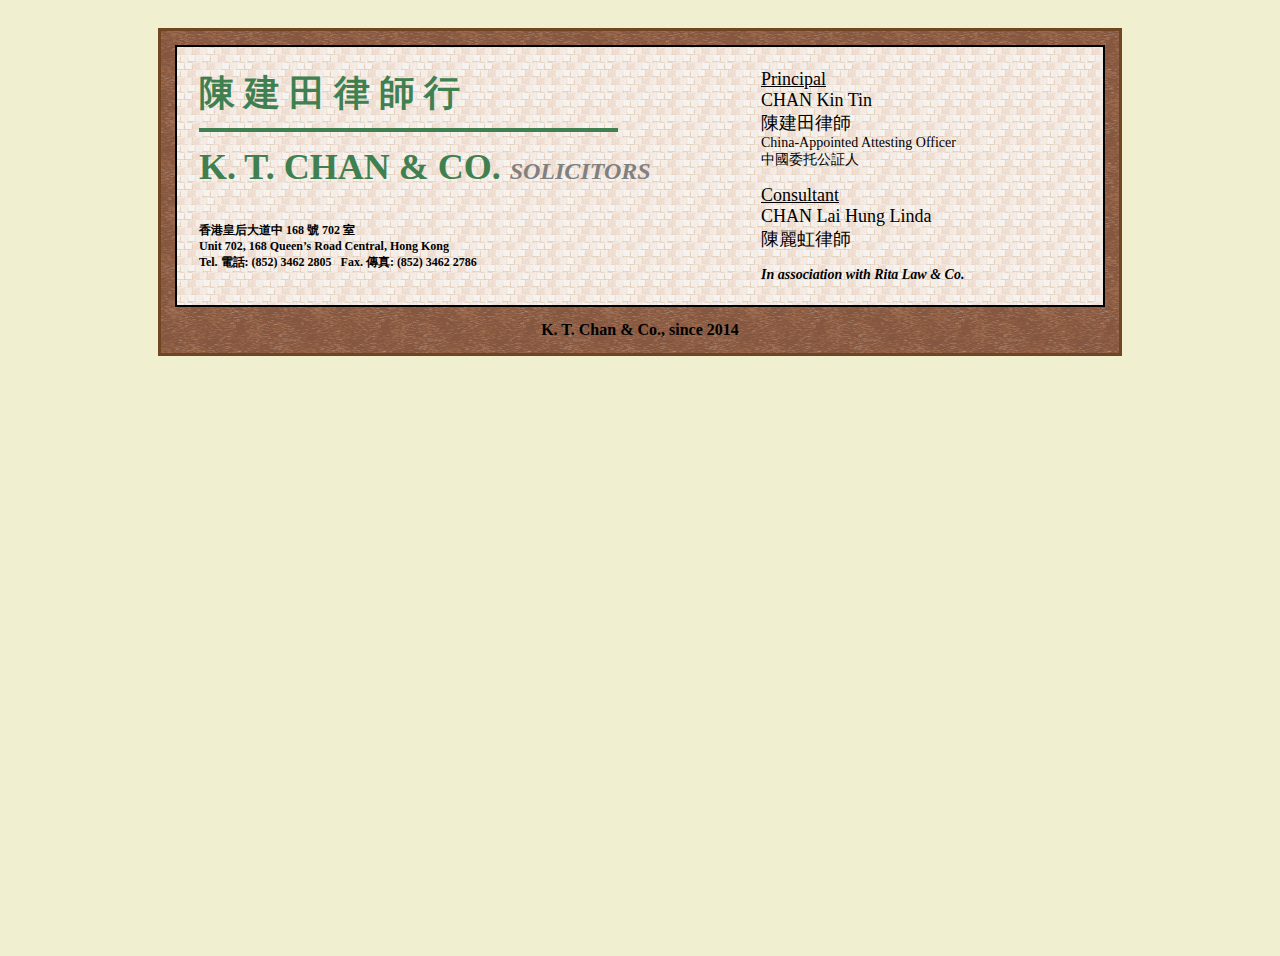
<file: old/index.html>
<!doctype html>
<html lang="en">
<head>
<!-- Google tag (gtag.js) -->
<script async src="https://www.googletagmanager.com/gtag/js?id=G-TBSYZR37P1"></script>
<script>
  window.dataLayer = window.dataLayer || [];
  function gtag(){dataLayer.push(arguments);}
  gtag('js', new Date());

  gtag('config', 'G-TBSYZR37P1');
</script>
  <meta charset="utf-8" />
  <meta name="viewport" content="width=device-width, initial-scale=1" />
  <title>K. T. CHAN &amp; Co.</title>
  <link href="default.css" rel="stylesheet" type="text/css" />
</head>
<body>
  <main class="page" role="main">
    <section class="frame" aria-label="K. T. CHAN & CO. SOLICITORS">
      <div class="inner">
        <div class="hero">
          <!-- Desktop: left (title+address), right (principal/consultant). -->
          <!-- Mobile: principal/consultant BELOW the title+address. -->
          <div class="hero__grid">

            <div class="hero__left">
              <div class="ff_A2">
                <b>
                  <div class="ff_LAU">陳 建 田 律 師 行</div>
                  <div class="lineSpacer">
                    <img class="bar" src="bar.png" alt="" />
                  </div>
                  <div class="brandLine ff_LA2">
                    K. T. CHAN &amp; CO.
                    <i><span class="ff_LA1"> SOLICITORS</span></i>
                  </div>
                </b>

                <div class="addressBlock ff_AU2">
                  <b>
                    <div>香港皇后大道中 168 號 702 室</div>
                    <div>Unit 702, 168 Queen’s Road Central, Hong Kong</div>
                    <div>Tel. 電話: (852) 3462 2805 &nbsp; Fax. 傳真: (852) 3462 2786</div>
                  </b>
                </div>
              </div>
            </div>

            <div class="hero__right">
              <div class="ff_A3">
                <div class="ff_A4"><u>Principal</u><br />CHAN Kin Tin </div><span class="ff_AU4">陳建田律師</span><br />
                China-Appointed Attesting Officer<span class="ff_AU3"><br />中國委托公証人</span><br /><br />
                <div class="ff_A4"><u>Consultant</u><br />CHAN Lai Hung Linda </div><span class="ff_AU4">陳麗虹律師</span><br /><br />
                <b><i>In association with Rita Law &amp; Co.</i></b>
              </div>
            </div>

          </div>
        </div>
      </div>

      <p class="since ff_T2"><b>K. T. Chan &amp; Co., since 2014</b></p>
    </section>
  </main>
</body>
</html>
</file>
<file: demo2/css/styles.css>
/* Green separator line in hero */
.hero-sep {
  border: 0;
  height: 2px;
  background: #408050; /* brand green */
  width: 720px;
  margin: 8px 0 12px 0;
}
```[1](https://shkp-my.sharepoint.com/personal/hmnlau_shkp_com/Documents/Microsoft%20Copilot%20Chat%20Files/styles.css)

/* Core, matching previous theme */
:root{--bg:#fbfbfb;--text:#1f2a2e;--muted:#5b6a6f;--primary:#408050;--ring:rgba(64,128,80,.35)}
*{box-sizing:border-box}
html,body{height:100%}
body{margin:0;font-family:'Raleway',system-ui,-apple-system,Segoe UI,Roboto,'Helvetica Neue',Arial,sans-serif;background:var(--bg);color:var(--text);line-height:1.65}
.container{width:min(980px,92%);margin-inline:auto}
.site-header{position:sticky;top:0;z-index:40;background:#fff;border-bottom:1px solid #e7ece9}
.nav{min-height:64px;display:flex;align-items:center;justify-content:space-between}
.brand{display:flex;align-items:center;font-weight:800;color:#408050;text-decoration:none}
.nav-right .nav-list{margin-left:auto}
.nav-list{display:flex;gap:1rem;list-style:none;margin:0;padding:0}
.nav-list a{color:var(--text);text-decoration:none;padding:.55rem .8rem;border-radius:6px;font-weight:700;letter-spacing:.06em}

.overline{letter-spacing:.12em;text-transform:uppercase;color:var(--muted);font-size:.8rem}
.eyebrow{letter-spacing:.12em;text-transform:uppercase;color:var(--muted);font-weight:700}
.display{font-weight:800;font-size:clamp(2.2rem,3.2vw + 1rem,3.6rem);line-height:1.1;margin:.3rem 0 .7rem}
.h2{color:#408050;font-weight:800;font-size:clamp(1.5rem,1.2vw + 1rem,2.1rem);margin:.2rem 0 .8rem}
.h4{margin:.2rem 0 .2rem;font-weight:700}
.h5{margin:.2rem 0 .5rem;font-weight:700}
.lead{font-size:1.05rem}

.hero-flat{background:linear-gradient(180deg,#ffffff,#f7faf8)}
.card,.card-xl{background:#fff;border:1px solid #dfe5e0;border-radius:6px;padding:1.2rem}
.card-xl{padding:clamp(1rem,3vw,2rem)}
.section{padding:clamp(3rem,7vw,5rem) 0}
.section.alt{background:#fafcfb}
.grid{display:grid}
.two{grid-template-columns:repeat(2, minmax(0,1fr)); gap:32px}
.three{grid-template-columns:repeat(3, minmax(0,1fr)); gap:32px}

.person{display:grid;grid-template-columns:auto 1fr;gap:1rem;align-items:start}
.avatar{width:56px;height:56px;border-radius:50%;display:grid;place-items:center;font-weight:800;color:#0b0f10;background:linear-gradient(135deg,#d9eadf,#86b297)}

.btn{display:inline-flex;align-items:center;justify-content:center;gap:.5rem;padding:.75rem 1rem;border-radius:0;border:1px solid transparent;text-decoration:none;cursor:pointer;font-weight:800;letter-spacing:.08em;text-transform:uppercase}
.btn-primary{background:#408050;border-color:#2f5d3e;color:#fff}.btn-primary:hover{background:#2f6b46}
.btn-outline{border-color:#cfd8d3;color:var(--text)}

.form{display:grid;grid-template-columns:repeat(2,1fr);gap:14px}
label{display:grid;gap:.35rem;font-weight:700}
input,textarea,select{background:#fff;color:var(--text);border:1px solid #cfd8d3;border-radius:6px;padding:.75rem .9rem;outline:none}
input:focus,textarea:focus,select:focus{box-shadow:0 0 0 3px var(--ring);border-color:#408050}
.full{grid-column:1 / -1}
.right{display:flex;justify-content:flex-end}
.footer{padding:2.5rem 0;background:#fff;border-top:1px solid #e7ece9}
.linklist{list-style:none;padding:0;margin:0;display:grid;gap:.3rem}
.linklist a{color:var(--muted);text-decoration:none}
</file>
<file: demo3/css/styles.css>
.foot > div:last-child {
  text-align: right;
}
</file>
<file: demo4/css/styles.css>
.foot > div:last-child {
  text-align: right;
}
</file>
<file: ktchan-demo1/css/styles.css>
/* Green separator line in hero */
.hero-sep {
  border: 0;
  height: 2px;
  background: #408050; /* brand green */
  width: 720px;
  margin: 8px 0 12px 0;
}
```[1](https://shkp-my.sharepoint.com/personal/hmnlau_shkp_com/Documents/Microsoft%20Copilot%20Chat%20Files/styles.css)

/* Core, matching previous theme */
:root{--bg:#fbfbfb;--text:#1f2a2e;--muted:#5b6a6f;--primary:#408050;--ring:rgba(64,128,80,.35)}
*{box-sizing:border-box}
html,body{height:100%}
body{margin:0;font-family:'Raleway',system-ui,-apple-system,Segoe UI,Roboto,'Helvetica Neue',Arial,sans-serif;background:var(--bg);color:var(--text);line-height:1.65}
.container{width:min(980px,92%);margin-inline:auto}
.site-header{position:sticky;top:0;z-index:40;background:#fff;border-bottom:1px solid #e7ece9}
.nav{min-height:64px;display:flex;align-items:center;justify-content:space-between}
.brand{display:flex;align-items:center;font-weight:800;color:#408050;text-decoration:none}
.nav-right .nav-list{margin-left:auto}
.nav-list{display:flex;gap:1rem;list-style:none;margin:0;padding:0}
.nav-list a{color:var(--text);text-decoration:none;padding:.55rem .8rem;border-radius:6px;font-weight:700;letter-spacing:.06em}

.overline{letter-spacing:.12em;text-transform:uppercase;color:var(--muted);font-size:.8rem}
.eyebrow{letter-spacing:.12em;text-transform:uppercase;color:var(--muted);font-weight:700}
.display{font-weight:800;font-size:clamp(2.2rem,3.2vw + 1rem,3.6rem);line-height:1.1;margin:.3rem 0 .7rem}
.h2{color:#408050;font-weight:800;font-size:clamp(1.5rem,1.2vw + 1rem,2.1rem);margin:.2rem 0 .8rem}
.h4{margin:.2rem 0 .2rem;font-weight:700}
.h5{margin:.2rem 0 .5rem;font-weight:700}
.lead{font-size:1.05rem}

.hero-flat{background:linear-gradient(180deg,#ffffff,#f7faf8)}
.card,.card-xl{background:#fff;border:1px solid #dfe5e0;border-radius:6px;padding:1.2rem}
.card-xl{padding:clamp(1rem,3vw,2rem)}
.section{padding:clamp(3rem,7vw,5rem) 0}
.section.alt{background:#fafcfb}
.grid{display:grid}
.two{grid-template-columns:repeat(2, minmax(0,1fr)); gap:32px}
.three{grid-template-columns:repeat(3, minmax(0,1fr)); gap:32px}

.person{display:grid;grid-template-columns:auto 1fr;gap:1rem;align-items:start}
.avatar{width:56px;height:56px;border-radius:50%;display:grid;place-items:center;font-weight:800;color:#0b0f10;background:linear-gradient(135deg,#d9eadf,#86b297)}

.btn{display:inline-flex;align-items:center;justify-content:center;gap:.5rem;padding:.75rem 1rem;border-radius:0;border:1px solid transparent;text-decoration:none;cursor:pointer;font-weight:800;letter-spacing:.08em;text-transform:uppercase}
.btn-primary{background:#408050;border-color:#2f5d3e;color:#fff}.btn-primary:hover{background:#2f6b46}
.btn-outline{border-color:#cfd8d3;color:var(--text)}

.form{display:grid;grid-template-columns:repeat(2,1fr);gap:14px}
label{display:grid;gap:.35rem;font-weight:700}
input,textarea,select{background:#fff;color:var(--text);border:1px solid #cfd8d3;border-radius:6px;padding:.75rem .9rem;outline:none}
input:focus,textarea:focus,select:focus{box-shadow:0 0 0 3px var(--ring);border-color:#408050}
.full{grid-column:1 / -1}
.right{display:flex;justify-content:flex-end}
.footer{padding:2.5rem 0;background:#fff;border-top:1px solid #e7ece9}
.linklist{list-style:none;padding:0;margin:0;display:grid;gap:.3rem}
.linklist a{color:var(--muted);text-decoration:none}
</file>
<file: old/default.css>
/ *   L i n e . . .   * / 
 
 . l i n e   { 
 
     f o n t - f a m i l y :   A r i a l ,   H e l v e t i c a ,   s a n s - s e r i f ,   " A r i a l   U n i c o d e " ,   " _ߎckўԚ"   ; 
 
     f o n t - s i z e :   2 p x   ; 
 
 } 
 
 
 
 
 
 / *   A r i a l   U n i c o d e   F O N T . . .   * / 
 
 . f f _ A U 0   { 
 
     f o n t - f a m i l y :   " A r i a l   U n i c o d e " ,   " _ߎckўԚ" ,   H e l v e t i c a ,   s a n s - s e r i f   ; 
 
     f o n t - s i z e :   8 p x   ; 
 
 } 
 
 . f f _ A U 1   { 
 
     f o n t - f a m i l y :   " A r i a l   U n i c o d e " ,   " _ߎckўԚ" ,   H e l v e t i c a ,   s a n s - s e r i f   ; 
 
     f o n t - s i z e :   1 0 p x   ; 
 
 } 
 
 . f f _ A U 2   { 
 
     f o n t - f a m i l y :   " A r i a l   U n i c o d e " ,   " _ߎckўԚ" ,   H e l v e t i c a ,   s a n s - s e r i f   ; 
 
     f o n t - s i z e :   1 2 p x   ; 
 
 } 
 
 . f f _ A U 3   { 
 
     f o n t - f a m i l y :   " A r i a l   U n i c o d e " ,   " _ߎckўԚ" ,   H e l v e t i c a ,   s a n s - s e r i f   ; 
 
     f o n t - s i z e :   1 4 p x   ; 
 
 } 
 
 . f f _ A U 4   { 
 
     f o n t - f a m i l y :   " A r i a l   U n i c o d e " ,   " _ߎckўԚ" ,   H e l v e t i c a ,   s a n s - s e r i f   ; 
 
     f o n t - s i z e :   1 8 p x   ; 
 
 } 
 
 . f f _ A U 5   { 
 
     f o n t - f a m i l y :   " A r i a l   U n i c o d e " ,   " _ߎckўԚ" ,   H e l v e t i c a ,   s a n s - s e r i f   ; 
 
     f o n t - s i z e :   2 2 p x   ; 
 
 } 
 
 . f f _ L A U   { 
 
     f o n t - f a m i l y :   " A r i a l   U n i c o d e " ,   " _ߎckўԚ" ,   H e l v e t i c a ,   s a n s - s e r i f   ; 
 
     f o n t - s i z e :   3 6 p x   ; 
 
     c o l o r : # 4 0 8 0 5 0   ; 
 
 } 
 
 
 
 
 
 / *   A r i a l   &   H e l v e t i c a   F O N T   F A M I L Y . . .   * / 
 
 . f f _ A 0   { 
 
     f o n t - f a m i l y :   A r i a l ,   H e l v e t i c a ,   s a n s - s e r i f ,   " A r i a l   U n i c o d e " ,   " _ߎckўԚ"   ; 
 
     f o n t - s i z e :   8 p x   ; 
 
 } 
 
 . f f _ A 1   { 
 
     f o n t - f a m i l y :   A r i a l ,   H e l v e t i c a ,   s a n s - s e r i f ,   " A r i a l   U n i c o d e " ,   " _ߎckўԚ"   ; 
 
     f o n t - s i z e :   1 0 p x   ; 
 
 } 
 
 . f f _ A 2   { 
 
     f o n t - f a m i l y :   A r i a l ,   H e l v e t i c a ,   s a n s - s e r i f ,   " A r i a l   U n i c o d e " ,   " _ߎckўԚ"   ; 
 
     f o n t - s i z e :   1 2 p x   ; 
 
 } 
 
 . f f _ A 3   { 
 
     f o n t - f a m i l y :   A r i a l ,   H e l v e t i c a ,   s a n s - s e r i f ,   " A r i a l   U n i c o d e " ,   " _ߎckўԚ"   ; 
 
     f o n t - s i z e :   1 4 p x   ; 
 
 } 
 
 . f f _ A 4   { 
 
     f o n t - f a m i l y :   A r i a l ,   H e l v e t i c a ,   s a n s - s e r i f ,   " A r i a l   U n i c o d e " ,   " _ߎckўԚ"   ; 
 
     f o n t - s i z e :   1 8 p x   ; 
 
 } 
 
 . f f _ A 5   { 
 
     f o n t - f a m i l y :   A r i a l ,   H e l v e t i c a ,   s a n s - s e r i f ,   " A r i a l   U n i c o d e " ,   " _ߎckўԚ"   ; 
 
     f o n t - s i z e :   2 2 p x   ; 
 
 } 
 
 . f f _ L A 1   { 
 
     f o n t - f a m i l y :   A r i a l ,   H e l v e t i c a ,   s a n s - s e r i f ,   " A r i a l   U n i c o d e " ,   " _ߎckўԚ"   ; 
 
     f o n t - s i z e :   2 4 p x   ; 
 
     c o l o r : # 8 0 8 0 8 0   ; 
 
 } 
 
 . f f _ L A 2   { 
 
     f o n t - f a m i l y :   A r i a l ,   H e l v e t i c a ,   s a n s - s e r i f ,   " A r i a l   U n i c o d e " ,   " _ߎckўԚ"   ; 
 
     f o n t - s i z e :   3 6 p x   ; 
 
     c o l o r : # 4 0 8 0 5 0   ; 
 
 } 
 
 
 
 
 
 / *   M i n g   [ 0}fԚ]   F O N T   F A M I L Y . . .   * / 
 
 . f f _ M i n g   {   f o n t - f a m i l y :   " e0}fԚ" ,   " 0}fԚ" ,   M i n g l i u   ;   } 
 
 
 
 
 
 / *   T i m e s   &   M i n g   F O N T   F A M I L Y . . .   * / 
 
 . f f _ T 0   { 
 
     f o n t - f a m i l y :   " T i m e s   N e w   R o m a n " ,   T i m e s ,   G a r a m o n d ,   " e0}fԚ" ,   " 0}fԚ" ,   M i n g l i u   ; 
 
     f o n t - s i z e :   9 p x   ; 
 
 } 
 
 . f f _ T 1   { 
 
     f o n t - f a m i l y :   " T i m e s   N e w   R o m a n " ,   T i m e s ,   G a r a m o n d ,   " e0}fԚ" ,   " 0}fԚ" ,   M i n g l i u   ; 
 
     f o n t - s i z e :   1 1 p x   ; 
 
 } 
 
 . f f _ T 2   { 
 
     f o n t - f a m i l y :   " T i m e s   N e w   R o m a n " ,   T i m e s ,   G a r a m o n d ,   " e0}fԚ" ,   " 0}fԚ" ,   M i n g l i u   ; 
 
     f o n t - s i z e :   1 3 p x   ; 
 
 } 
 
 . f f _ T 3   { 
 
     f o n t - f a m i l y :   " T i m e s   N e w   R o m a n " ,   T i m e s ,   G a r a m o n d ,   " e0}fԚ" ,   " 0}fԚ" ,   M i n g l i u   ; 
 
     f o n t - s i z e :   1 6 p x   ; 
 
 } 
 
 . f f _ T 4   { 
 
     f o n t - f a m i l y :   " T i m e s   N e w   R o m a n " ,   T i m e s ,   G a r a m o n d ,   " e0}fԚ" ,   " 0}fԚ" ,   M i n g l i u   ; 
 
     f o n t - s i z e :   2 0 p x   ; 
 
 } 
 
 . f f _ T 5   { 
 
     f o n t - f a m i l y :   " T i m e s   N e w   R o m a n " ,   T i m e s ,   G a r a m o n d ,   " e0}fԚ" ,   " 0}fԚ" ,   M i n g l i u   ; 
 
     f o n t - s i z e :   2 4 p x   ; 
 
 } 
 
 
 
 
 
 / *   K a i   [ wifԚ]   F O N T   F A M I L Y . . .   * / 
 
 . f f _ K a i   {   f o n t - f a m i l y :   " jwiԚ"   ;   } 
 
 
 
 / *   - - - - - - - - - - - - - - - - - - - - - - - - - - - - - - - - - - - - - - - - - - - - - - - - - - - - - - - - - - - - - - - - - -   * / 
 
 
 
 / *   C h a n g e   F O N T   C O L O R . . .   * / 
 
 . f c _ w h t   {   c o l o r : # f f f f f f   ;   } 
 
 . f c _ r e d   {   c o l o r : # f f 0 0 2 0   ;   } 
 
 . f c _ g r n   {   c o l o r : # 0 0 f f 2 0   ;   } 
 
 . f c _ b l u   {   c o l o r : # 2 0 0 0 f f   ;   } 
 
 
 
 / *   - - - - - - - - - - - - - - - - - - - - - - - - - - - - - - - - - - - - - - - - - - - - - - - - - - - - - - - - - - - - - - - - - -   * / 
 
 
 
 / *   C h a n g e   F O N T   B A C K G R O U N D   C O L O R . . .   * / 
 
 . f b g _ w h t   {   b a c k g r o u n d - c o l o r : # f f f f f f   ;   } 
 
 . f b g _ r e d   {   b a c k g r o u n d - c o l o r : # f f 0 0 2 0   ;   } 
 
 . f b g _ g r n   {   b a c k g r o u n d - c o l o r : # 0 0 f f 2 0   ;   } 
 
 . f b g _ b l u   {   b a c k g r o u n d - c o l o r : # 2 0 0 0 f f   ;   } 

/* =========================
   Responsive layout additions (v4)
   - Mobile order: title+address then principal/consultant
   - Enforces requested heading colours using RGB values
   ========================= */

html { box-sizing: border-box; }
*, *::before, *::after { box-sizing: inherit; }

body {
  margin: 0;
  padding: clamp(12px, 3vw, 28px);
  background: #f0f0d0;
}

img { max-width: 100%; height: auto; }

.page {
  min-height: 100vh;
  display: flex;
  justify-content: center;
  align-items: flex-start;
}

.frame {
  width: 100%;
  max-width: 930px;
  background-color: #906030;
  background-image: url('brown.frame.png');
  border: 3px solid #6f4522;
  padding: clamp(8px, 2vw, 14px);
}

.inner {
  background: #ffffff;
  border: 2px solid #000000;
}

.hero {
  background-color: #808080;
  background-image: url('bg.png');
  padding: clamp(12px, 3vw, 22px);
}

.hero__grid {
  display: flex;
  gap: clamp(12px, 3vw, 24px);
  align-items: stretch;
}

.hero__left {
  flex: 1 1 480px;
  min-width: 260px;
}

.hero__right {
  flex: 0 1 320px;
  min-width: 240px;
  display: flex;
  align-items: flex-end;
}

.lineSpacer { margin: 10px 0 14px; }
.brandLine { margin: 10px 0 0; }
.addressBlock { margin-top: clamp(14px, 4vw, 34px); }

.bar { display: block; max-width: 420px; }

.since {
  text-align: center;
  margin: 14px 0 0;
}

/* Fluid typography for small screens (colour unchanged below) */
.ff_LAU { font-size: clamp(22px, 5vw, 36px); }
.ff_LA2 { font-size: clamp(22px, 5vw, 36px); }
.ff_LA1 { font-size: clamp(16px, 3.4vw, 24px); }
.ff_A4  { font-size: clamp(15px, 3vw, 18px); }
.ff_A3  { font-size: clamp(13px, 2.6vw, 14px); }
.ff_AU4 { font-size: clamp(14px, 3.2vw, 18px); }
.ff_AU3 { font-size: clamp(12px, 2.8vw, 14px); }
.ff_AU2 { font-size: clamp(12px, 2.8vw, 12px); }

/* Mobile stacking: principal/consultant BELOW the title+address */
@media (max-width: 720px) {
  .hero__grid { flex-direction: column; }
  .hero__right { align-items: flex-start; }
  .bar { max-width: 100%; }
}

@media print {
  body { background: #fff; padding: 0; }
  .page { min-height: auto; }
  .frame { border: 1px solid #333; background-image: none; }
  .hero { background-image: none; }
}

/* =========================
   Colour overrides (requested)
   ========================= */
.ff_LAU { color: rgb(64, 128, 80); }      /* 陳 建 田 律 師 行 */
.ff_LA2 { color: rgb(64, 128, 80); }      /* K. T. CHAN & CO. */
.ff_LA1 { color: rgb(128, 128, 128); }   /* SOLICITORS */
</file>
